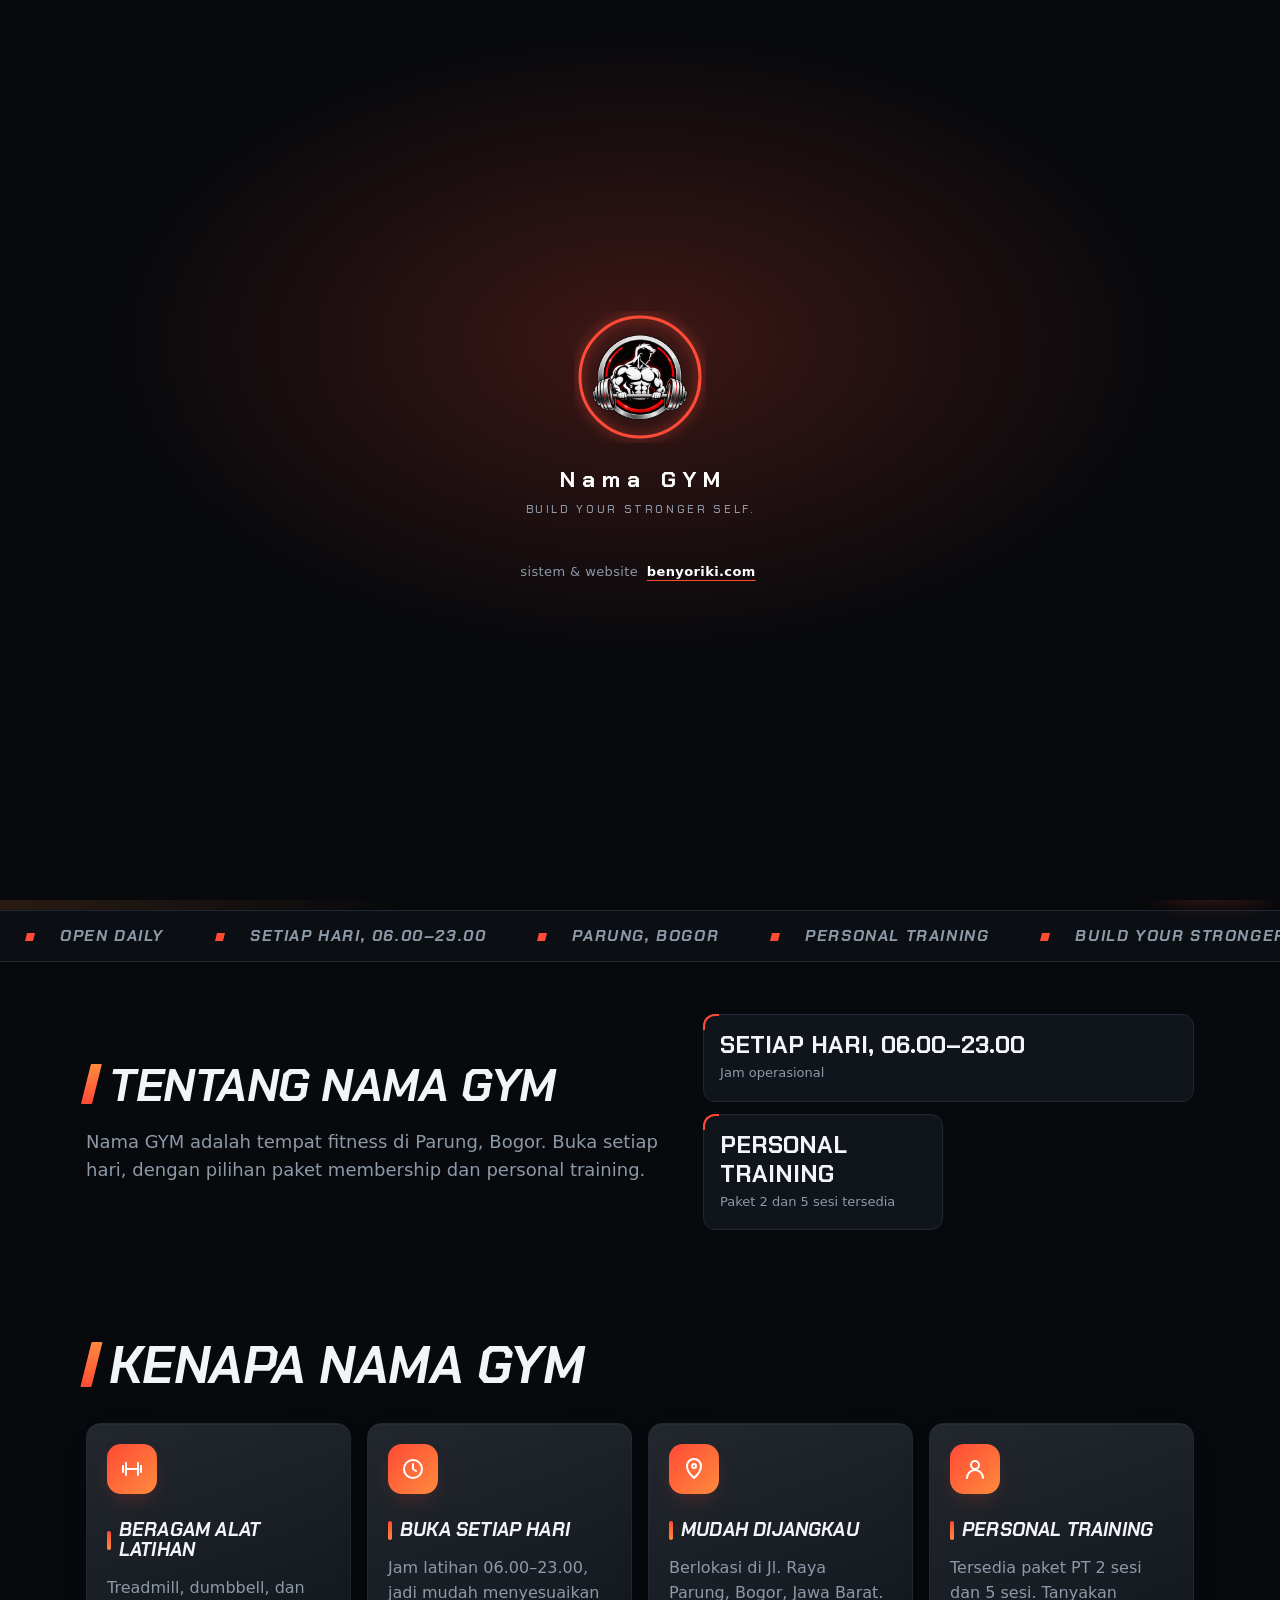
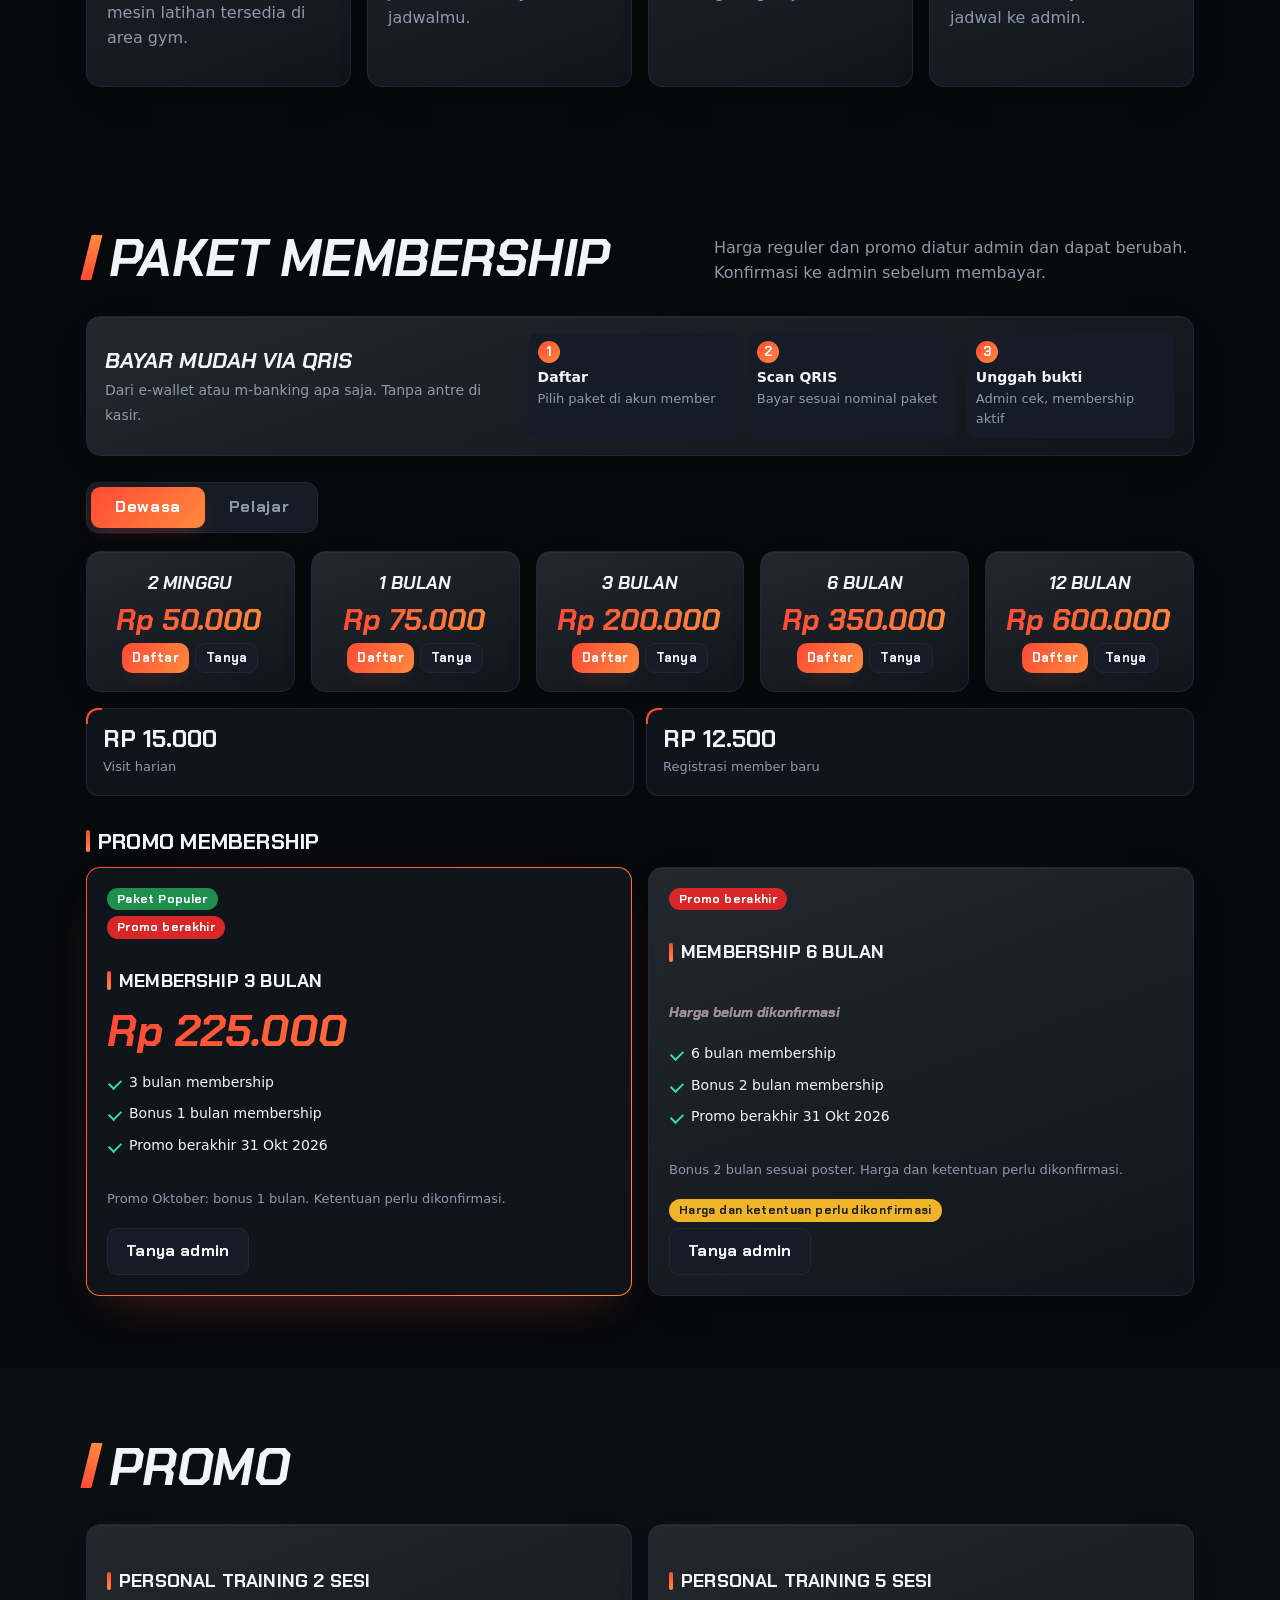
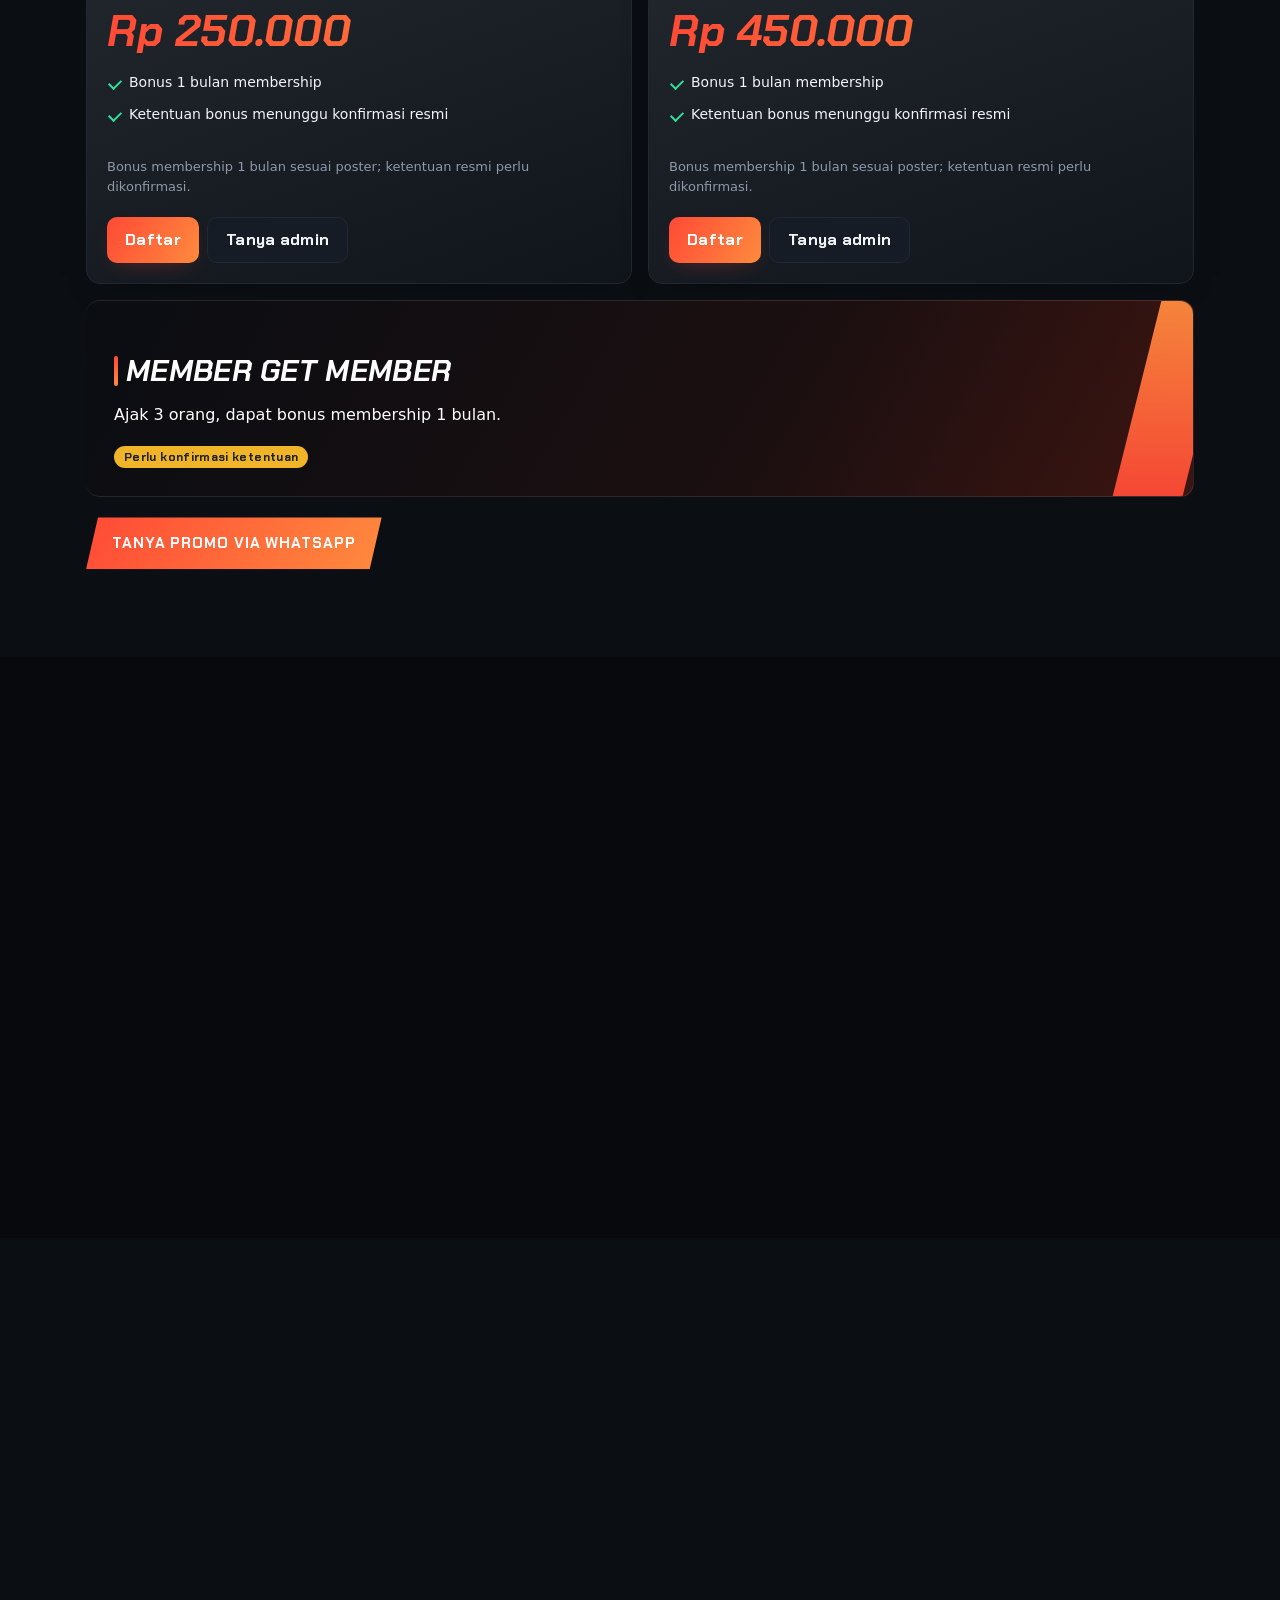
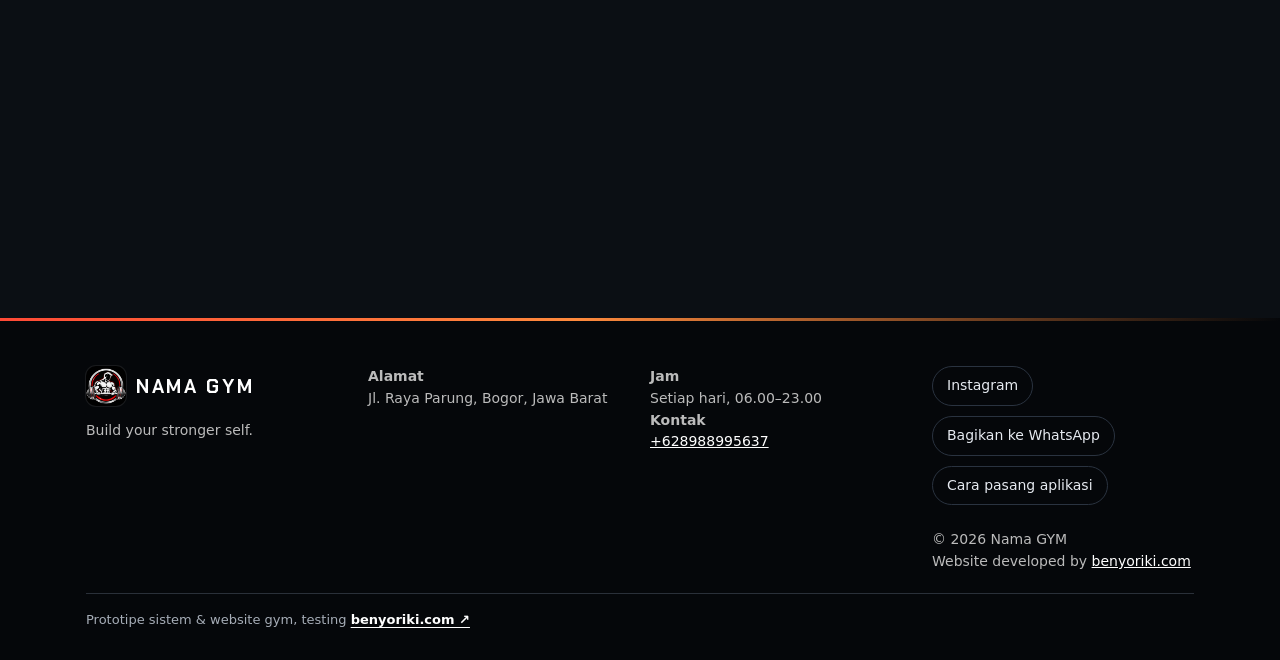
<file: index.html>
<!DOCTYPE html><html lang="id"><head><meta charset="utf-8"><meta name="viewport" content="width=device-width,initial-scale=1"><script src="loader.js"></script><title>Nama GYM — Gym &amp; Personal Training di Parung, Bogor</title><meta name="description" content="Buka setiap hari 06.00–23.00 di Parung, Bogor. Alat latihan beragam, membership dewasa &amp; pelajar, plus personal training. Cek harga &amp; daftar sekarang!"><link rel="canonical" href="https://benyoriki.github.io/Gym/"><meta property="og:type" content="website"><meta property="og:site_name" content="Nama GYM"><meta property="og:locale" content="id_ID"><meta property="og:url" content="https://benyoriki.github.io/Gym/"><meta property="og:title" content="Nama GYM — Gym &amp; Personal Training Bogor"><meta property="og:description" content="Buka setiap hari 06.00–23.00 di Parung, Bogor. Alat latihan beragam, membership dewasa &amp; pelajar, plus personal training. Cek harga &amp; daftar sekarang!"><meta property="og:image" content="https://benyoriki.github.io/Gym/og.jpg"><meta property="og:image:secure_url" content="https://benyoriki.github.io/Gym/og.jpg"><meta property="og:image:type" content="image/jpeg"><meta property="og:image:width" content="1200"><meta property="og:image:height" content="630"><meta property="og:image:alt" content="Nama GYM — Build Your Stronger Self. Gym di Parung, Bogor."><meta name="twitter:card" content="summary_large_image"><meta name="twitter:title" content="Nama GYM — Gym &amp; Personal Training Bogor"><meta name="twitter:description" content="Buka setiap hari 06.00–23.00 di Parung, Bogor. Alat latihan beragam, membership dewasa &amp; pelajar, plus personal training. Cek harga &amp; daftar sekarang!"><meta name="twitter:image" content="https://benyoriki.github.io/Gym/og.jpg">



<link rel="icon" href="favicon.png"><link rel="manifest" href="manifest.webmanifest"><meta name="theme-color" content="#090B0E"><meta name="application-name" content="Nama GYM"><meta name="apple-mobile-web-app-title" content="Nama GYM"><meta name="apple-mobile-web-app-capable" content="yes"><meta name="mobile-web-app-capable" content="yes"><link rel="apple-touch-icon" href="icon-180.png"><link rel="preload" href="cp-700i.woff2" as="font" type="font/woff2" crossorigin><link rel="preload" href="cp-700.woff2" as="font" type="font/woff2" crossorigin><link rel="stylesheet" href="style.css"><link rel="stylesheet" href="ui.css"><link rel="stylesheet" href="ui2.css"><link rel="stylesheet" href="chat.css"></head><body class="hasbar">
<header class="nav"><div class="wrap"><a class="brand" href="index.html"><img class="logo" src="logo.png" alt="Logo Nama GYM"><span>Nama GYM</span></a>
<button class="btn s" id="menu" aria-label="Buka menu">☰</button>
<nav><a href="#beranda">Beranda</a><a href="#fasilitas">Fasilitas</a><a href="#paket">Membership</a><a href="#promo">Promo</a><a href="#galeri">Galeri</a><a href="#lokasi">Lokasi</a><button class="btn s pwa">Pasang Aplikasi</button><a class="btn s" href="login.html">Login</a><a class="btn s p" href="register.html">Daftar Member</a><button class="btn s" id="theme" aria-label="Ganti tema terang/gelap">Tema</button></nav></div></header>
<main>
<div class="hero" id="beranda"><div class="wrap"><div class="hl"><span class="tag">Open Daily</span><span class="tag">06.00–23.00</span><span class="tag">Parung, Bogor</span>
<h1><span class="l1">Build your</span><span class="l2">stronger</span><span class="l3">self.</span></h1>
<p>Temukan tempat latihan yang nyaman, pilihan membership yang sesuai kebutuhan, dan mulai perjalanan fitness kamu bersama Nama GYM.</p>
<div class="row"><a class="btn p big" href="register.html">Daftar Member Sekarang</a><a class="btn big" href="#paket">Lihat Paket Membership</a><a class="lnk" href="#lokasi">Lihat Lokasi</a><a class="lnk" id="heroWa" target="_blank" rel="noopener">Tanya Admin</a></div></div>
<div class="hr"><div class="tele" id="tele" aria-live="polite"></div><aside class="hp" id="heroPromo" aria-label="Promo aktif"></aside></div></div></div>
<div class="strip" aria-hidden="true"><div><span>Open Daily</span><span><b data-s="hours"></b></span><span>Parung, Bogor</span><span>Personal Training</span><span>Build your stronger self</span><span>Open Daily</span><span><b data-s="hours"></b></span><span>Parung, Bogor</span><span>Personal Training</span><span>Build your stronger self</span></div></div>
<section id="tentang"><div class="wrap"><div class="ab"><div><h2 data-eb="01 / Tentang">Tentang Nama GYM</h2><p class="mut">Nama GYM adalah tempat fitness di Parung, Bogor. Buka setiap hari, dengan pilihan paket membership dan personal training.</p></div><div class="tiles" id="tiles"></div></div></div></section>
<section id="fasilitas"><div class="wrap"><div class="sh"><h2 data-eb="02 / Fasilitas">Kenapa Nama GYM</h2></div><div class="grid g4"><div class="card"><div class="ic"><svg viewBox="0 0 24 24" width="24" height="24" fill="none" stroke="currentColor" stroke-width="2" stroke-linecap="round" stroke-linejoin="round"><path d="M6 6v12M18 6v12M3 9v6M21 9v6M6 12h12"/></svg></div><h3>Beragam alat latihan</h3><p class="mut">Treadmill, dumbbell, dan mesin latihan tersedia di area gym.</p></div><div class="card"><div class="ic"><svg viewBox="0 0 24 24" width="24" height="24" fill="none" stroke="currentColor" stroke-width="2" stroke-linecap="round" stroke-linejoin="round"><path d="M12 7v5l3 2M21 12a9 9 0 1 1-18 0 9 9 0 0 1 18 0z"/></svg></div><h3>Buka setiap hari</h3><p class="mut">Jam latihan 06.00–23.00, jadi mudah menyesuaikan jadwalmu.</p></div><div class="card"><div class="ic"><svg viewBox="0 0 24 24" width="24" height="24" fill="none" stroke="currentColor" stroke-width="2" stroke-linecap="round" stroke-linejoin="round"><path d="M12 21s7-6 7-12a7 7 0 1 0-14 0c0 6 7 12 7 12zM12 11a2 2 0 1 0 0-4 2 2 0 0 0 0 4z"/></svg></div><h3>Mudah dijangkau</h3><p class="mut">Berlokasi di Jl. Raya Parung, Bogor, Jawa Barat.</p></div><div class="card"><div class="ic"><svg viewBox="0 0 24 24" width="24" height="24" fill="none" stroke="currentColor" stroke-width="2" stroke-linecap="round" stroke-linejoin="round"><path d="M16 8a4 4 0 1 0-8 0 4 4 0 0 0 8 0zM4 21a8 8 0 0 1 16 0"/></svg></div><h3>Personal training</h3><p class="mut">Tersedia paket PT 2 sesi dan 5 sesi. Tanyakan jadwal ke admin.</p></div></div></div></section>
<section id="paket"><div class="wrap"><div class="sh"><h2 data-eb="03 / Membership">Paket Membership</h2><p class="mut">Harga reguler dan promo diatur admin dan dapat berubah. Konfirmasi ke admin sebelum membayar.</p></div><div class="howpay" id="bayar"><div class="hw1"><b>Bayar mudah via QRIS</b><span>Dari e-wallet atau m-banking apa saja. Tanpa antre di kasir.</span></div><ol><li><b>Daftar</b><span>Pilih paket di akun member</span></li><li><b>Scan QRIS</b><span>Bayar sesuai nominal paket</span></li><li><b>Unggah bukti</b><span>Admin cek, membership aktif</span></li></ol></div><div id="regwrap"><div class="seg" role="group" aria-label="Kategori harga"><button class="on" data-g="dewasa">Dewasa</button><button data-g="pelajar">Pelajar</button></div><div class="grid g5" id="reg"></div><div class="tiles fees" id="fees"></div></div><h3 class="subh">Promo membership</h3><div class="grid" id="pk"></div></div></section>
<section id="promo" class="alt"><div class="wrap"><div class="sh"><h2 data-eb="04 / Promo">Promo</h2></div><div class="grid" id="pt"></div><div class="poster" id="mgm"></div><p style="margin-top:20px"><a class="btn p big" id="ctaWa" href="#lokasi">Tanya Promo via WhatsApp</a></p></div></section>
<section id="galeri"><div class="wrap"><div class="sh"><h2 data-eb="05 / Galeri">Galeri</h2></div><div class="gal" id="gal"></div></div></section>
<section id="lokasi" class="alt"><div class="wrap"><div class="sh"><h2 data-eb="06 / Lokasi">Lokasi dan Kontak</h2></div><div class="loc"><div class="card"><h3 data-s="name"></h3><dl style="margin:0"><dt>Alamat</dt><dd data-s="address"></dd><dt>Jam operasional</dt><dd data-s="hours"></dd><dt>Kontak</dt><dd id="contact"></dd><dt>Media sosial</dt><dd id="social"></dd></dl><div class="acts"><a class="btn p" data-link="maps" target="_blank" rel="noopener">Buka Google Maps</a><a class="btn" data-link="ig" target="_blank" rel="noopener">Lihat Instagram</a><a class="btn" data-link="wa" target="_blank" rel="noopener">WhatsApp</a><a class="btn sharebtn" href="#">Bagikan</a></div></div>
<div class="card mapc"><svg width="56" height="56" viewBox="0 0 24 24" fill="var(--pri)"><path d="M12 2a7 7 0 0 0-7 7c0 5 7 13 7 13s7-8 7-13a7 7 0 0 0-7-7zm0 9.5A2.5 2.5 0 1 1 12 6.5a2.5 2.5 0 0 1 0 5z"/></svg><b>Nama GYM</b><span class="mut">Parung, Bogor</span><a class="btn p big" data-link="maps" target="_blank" rel="noopener">Petunjuk Arah</a></div></div></div></section>
</main>
<footer><div class="wrap"><div><a class="brand" href="index.html"><img class="logo" src="logo.png" alt="Logo Nama GYM"><span>Nama GYM</span></a><p>Build your stronger self.</p></div><div><b>Alamat</b><br><span data-s="address"></span></div><div><b>Jam</b><br><span data-s="hours"></span><br><b>Kontak</b><br><span id="fcontact"></span></div><div><a data-link="ig" target="_blank" rel="noopener">Instagram</a><br><a class="sharebtn" href="#">Bagikan ke WhatsApp</a><br><a class="pwa-help" href="#">Cara pasang aplikasi</a><p>© <span id="year"></span> Nama GYM<br>Website developed by <a href="https://benyoriki.com" target="_blank" rel="noopener">benyoriki.com</a></p></div></div><div class="wrap"><p class="proto">Prototipe sistem &amp; website gym, testing <a href="https://benyoriki.com" target="_blank" rel="noopener">benyoriki.com ↗</a></p></div></footer>
<div class="mbar"><a class="btn p" href="register.html">Daftar Member</a><a class="btn" id="barWa" target="_blank" rel="noopener">WhatsApp</a></div>
<div id="lb" role="dialog" aria-label="Foto"><button class="btn" id="lbx">Tutup</button><img alt=""></div>
<script src="storage.js"></script><script src="demo.js"></script><script src="app.js"></script><script src="pwa.js"></script><script src="public.js"></script><script src="live.js"></script><script src="fx.js"></script><script src="chat.js"></script><script src="ui2.js"></script></body></html>
</file>
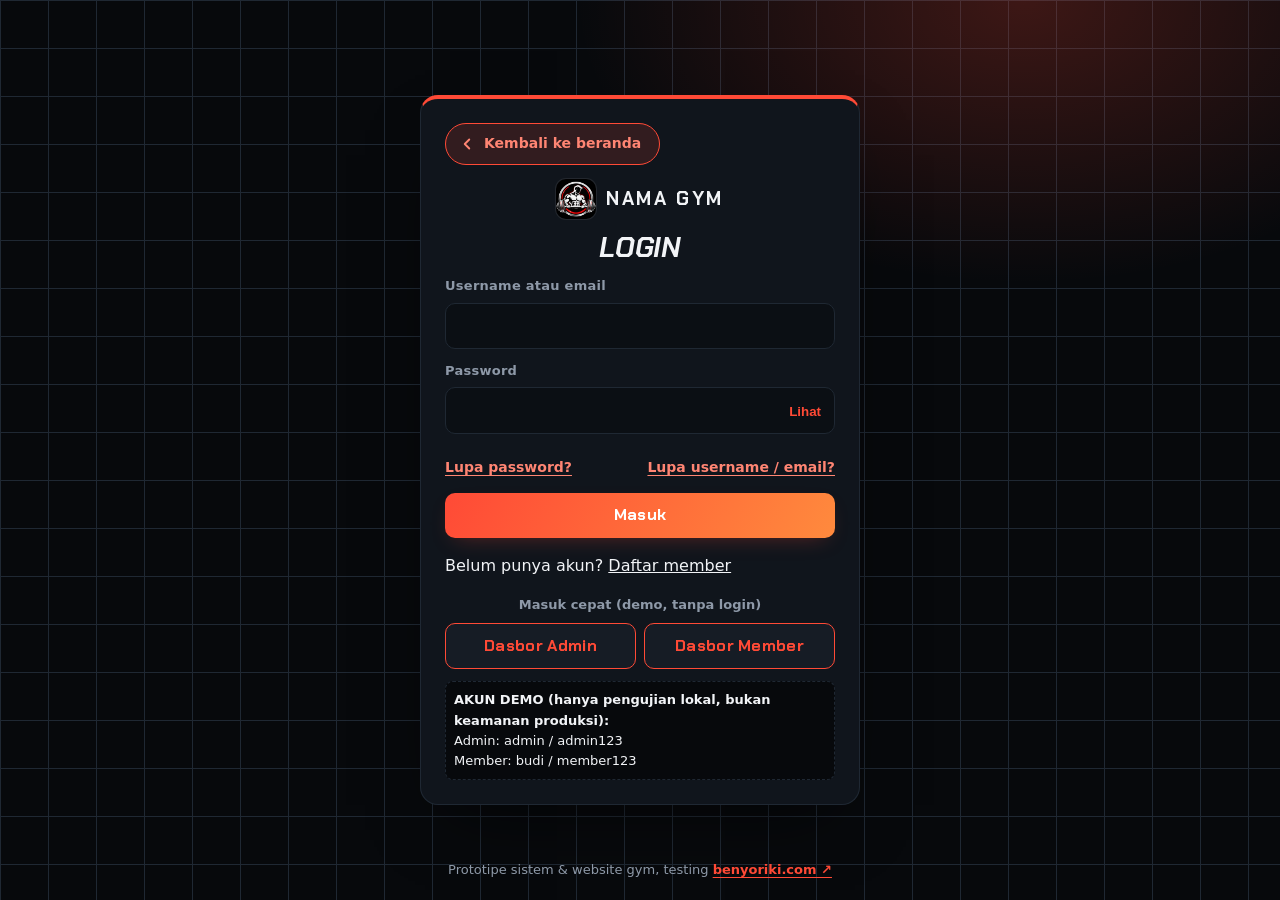
<file: admin.html>
<!DOCTYPE html><html lang="id"><head><meta charset="utf-8"><meta name="viewport" content="width=device-width,initial-scale=1"><script src="loader.js"></script><meta name="robots" content="noindex,nofollow"><title>Dashboard Admin — Nama GYM</title><link rel="icon" href="favicon.png"><link rel="manifest" href="manifest.webmanifest"><meta name="theme-color" content="#090B0E"><meta name="application-name" content="Nama GYM"><meta name="apple-mobile-web-app-title" content="Nama GYM"><meta name="apple-mobile-web-app-capable" content="yes"><meta property="og:site_name" content="Nama GYM"><link rel="apple-touch-icon" href="icon-180.png"><link rel="stylesheet" href="style.css"><link rel="stylesheet" href="admin.css"><link rel="stylesheet" href="ui.css"><link rel="stylesheet" href="ui2.css"><link rel="stylesheet" href="chat.css"></head><body><div class="app">
<aside class="side"><a class="brand" href="index.html" style="margin-bottom:14px;color:#fff"><img class="logo" src="logo.png" alt="Logo Nama GYM"><span>Nama GYM</span></a>
<button data-v="overview"><svg viewBox="0 0 24 24" width="18" height="18" fill="none" stroke="currentColor" stroke-width="2"><path d="M3 3h8v8H3zM13 3h8v5h-8zM13 10h8v11h-8zM3 13h8v8H3z"/></svg> Overview</button><button data-v="members"><svg viewBox="0 0 24 24" width="18" height="18" fill="none" stroke="currentColor" stroke-width="2"><path d="M16 8a4 4 0 1 0-8 0 4 4 0 0 0 8 0zM4 21a8 8 0 0 1 16 0"/></svg> Member</button><button data-v="payments"><svg viewBox="0 0 24 24" width="18" height="18" fill="none" stroke="currentColor" stroke-width="2"><path d="M3 6h18v12H3zM3 10h18"/></svg> Pembayaran</button><button data-v="packages"><svg viewBox="0 0 24 24" width="18" height="18" fill="none" stroke="currentColor" stroke-width="2"><path d="M20 12l-8 8-9-9V3h8z"/></svg> Paket &amp; Promo</button><button data-v="visits"><svg viewBox="0 0 24 24" width="18" height="18" fill="none" stroke="currentColor" stroke-width="2"><path d="M5 12l5 5L20 7"/></svg> Kunjungan</button><button data-v="reports"><svg viewBox="0 0 24 24" width="18" height="18" fill="none" stroke="currentColor" stroke-width="2"><path d="M4 20V10M10 20V4M16 20v-8M22 20H2"/></svg> Laporan</button><button data-v="settings"><svg viewBox="0 0 24 24" width="18" height="18" fill="none" stroke="currentColor" stroke-width="2"><path d="M12 8a4 4 0 1 0 0 8 4 4 0 0 0 0-8zM12 2v3M12 19v3M2 12h3M19 12h3"/></svg> Pengaturan</button><button data-v="sim"><svg viewBox="0 0 24 24" width="18" height="18" fill="none" stroke="currentColor" stroke-width="2"><path d="M9 3h6M10 3v6L4.5 19a1.5 1.5 0 0 0 1.3 2.2h12.4a1.5 1.5 0 0 0 1.3-2.2L14 9V3M7.5 14h9"/></svg> Uji Coba &amp; Demo</button><button data-v="logs"><svg viewBox="0 0 24 24" width="18" height="18" fill="none" stroke="currentColor" stroke-width="2"><path d="M5 4h14v16H5zM9 9h6M9 13h6"/></svg> Audit Log</button></aside>
<div class="mainc"><div class="top"><button class="btn s" id="sb" aria-label="Menu">☰</button><b id="crumb">Admin</b><div class="sp"><span class="bd y">DATA DEMO</span><span id="bellslot"></span><button class="btn s pwa">Pasang</button><button class="btn s" id="theme">☀/☾</button><button class="btn s" id="out">Logout</button></div></div><div id="main"></div><p class="proto">Prototipe sistem &amp; website gym, testing <a href="https://benyoriki.com" target="_blank" rel="noopener">benyoriki.com ↗</a></p></div></div>
<script src="storage.js"></script><script src="demo.js"></script><script src="app.js"></script><script src="pwa.js"></script><script src="auth.js"></script><script src="notif.js"></script><script src="pay.js"></script><script src="export.js"></script><script src="sim.js"></script><script src="admin.js"></script><script src="chat.js"></script><script src="ui2.js"></script></body></html>
</file>
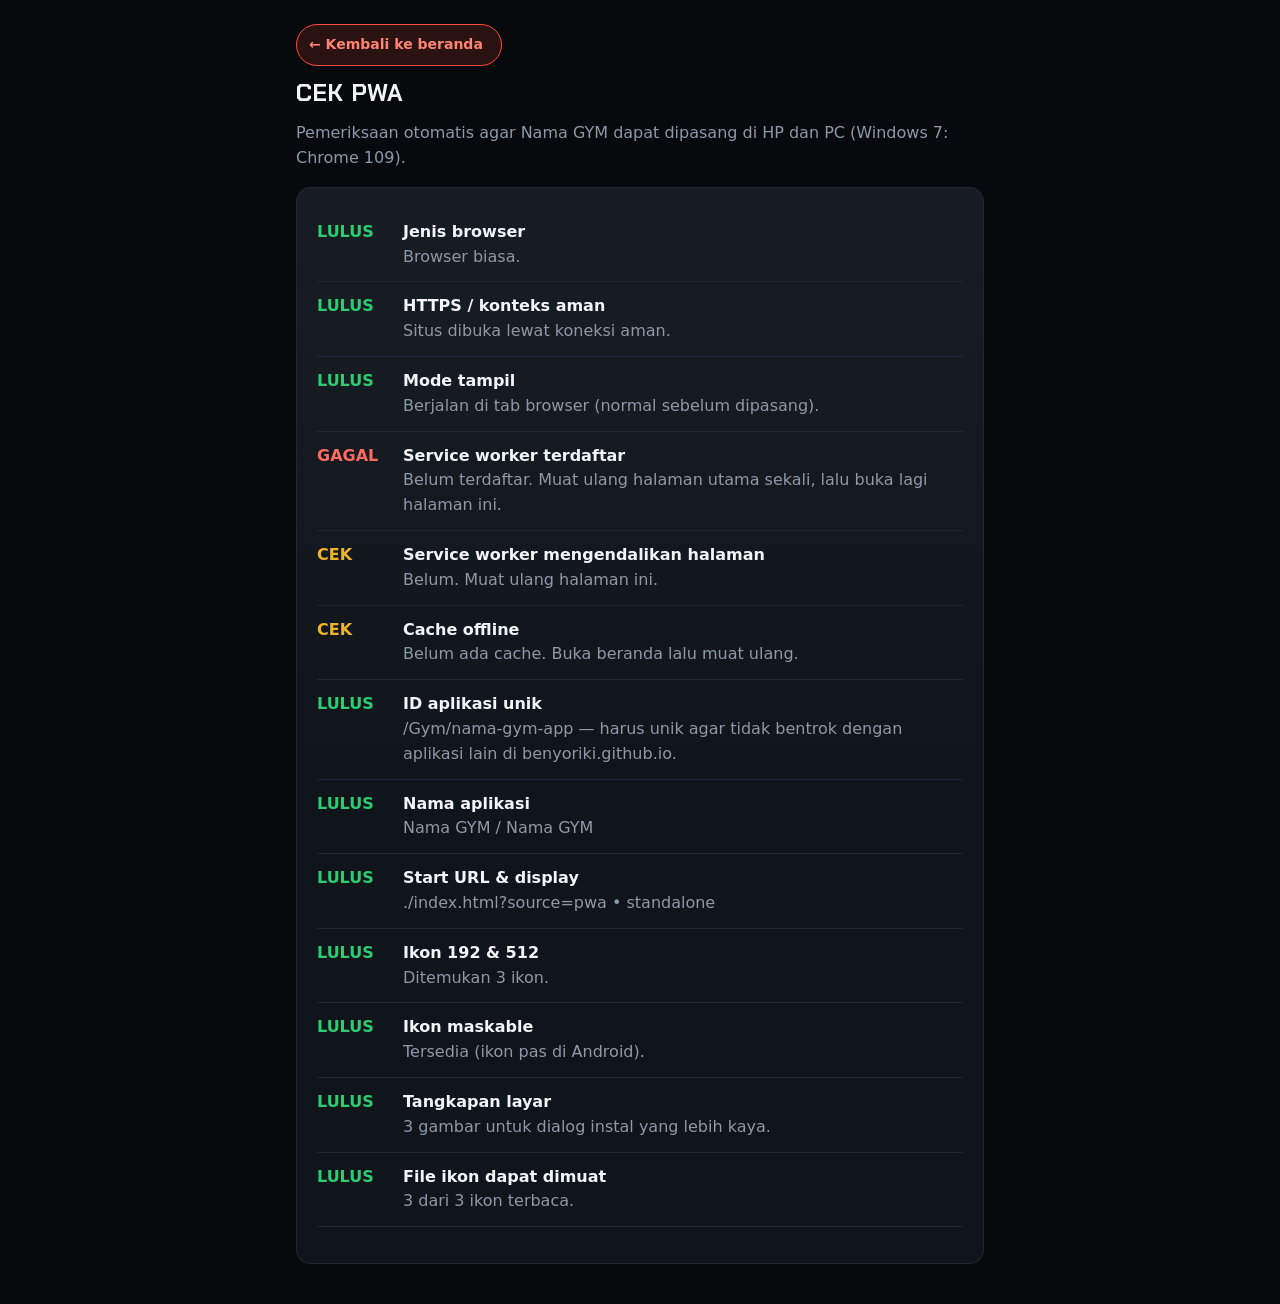
<file: cek-pwa.html>
<!DOCTYPE html><html lang="id"><head><meta charset="utf-8"><meta name="viewport" content="width=device-width,initial-scale=1"><title>Cek PWA — Nama GYM</title><meta name="robots" content="noindex,nofollow"><link rel="icon" href="favicon.png"><link rel="manifest" href="manifest.webmanifest"><meta name="theme-color" content="#090B0E"><link rel="stylesheet" href="style.css">
<script>try{document.documentElement.setAttribute('data-theme',localStorage.getItem('ff_theme')||'dark')}catch(e){}</script>
<style>.ck{list-style:none;padding:0;margin:0}.ck li{display:flex;gap:12px;padding:12px 0;border-bottom:1px solid var(--bd)}.ck b{flex:0 0 74px}.ok{color:#2ecc71}.no{color:#ff6b5e}.wa{color:#f0b429}</style><link rel="stylesheet" href="ui.css"></head><body>
<div class="wrap" style="max-width:720px;padding-top:24px;padding-bottom:40px"><a class="back" href="index.html">&larr; Kembali ke beranda</a><h2>Cek PWA</h2><p class="mut">Pemeriksaan otomatis agar Nama GYM dapat dipasang di HP dan PC (Windows 7: Chrome 109).</p>
<div class="card"><ul class="ck" id="ck"></ul><p><button class="btn p" id="ins" hidden>Pasang aplikasi sekarang</button></p></div></div>
<script>
(function(){var L=document.getElementById('ck'),ev=null;
function row(s,t,m){var li=document.createElement('li');li.innerHTML='<b class="'+(s==='ok'?'ok':s==='no'?'no':'wa')+'">'+(s==='ok'?'LULUS':s==='no'?'GAGAL':'CEK')+'</b><span><b style="flex:none;display:inline">'+t+'</b><br><span class="mut">'+m+'</span></span>';L.appendChild(li)}
window.addEventListener('beforeinstallprompt',function(e){e.preventDefault();ev=e;var b=document.getElementById('ins');b.hidden=false;b.onclick=function(){ev.prompt()};row('ok','Browser siap memasang','Event instal diterima: tombol pasang tersedia.')});
row(/FBAN|FBAV|Instagram|Line\/|MicroMessenger|WhatsApp|TikTok|; wv\)/i.test(navigator.userAgent)?'no':'ok','Jenis browser',/FBAN|FBAV|Instagram|Line\/|MicroMessenger|WhatsApp|TikTok|; wv\)/i.test(navigator.userAgent)?'Browser di dalam aplikasi (WhatsApp/Instagram/dll) tidak bisa memasang. Buka di Chrome/Safari.':'Browser biasa.');
row(window.isSecureContext?'ok':'no','HTTPS / konteks aman',window.isSecureContext?'Situs dibuka lewat koneksi aman.':'Buka lewat https:// (GitHub Pages). File lokal (file://) tidak bisa PWA.');
var st=(window.matchMedia&&matchMedia('(display-mode: standalone)').matches)||navigator.standalone;row('ok','Mode tampil',st?'Berjalan sebagai aplikasi terpasang.':'Berjalan di tab browser (normal sebelum dipasang).');
var l=document.querySelector('link[rel=manifest]');
if(!l){row('no','Manifest','Tautan manifest tidak ditemukan.')}else fetch(l.href).then(function(r){if(!r.ok)throw new Error('HTTP '+r.status);return r.json()}).then(function(m){
var ic=m.icons||[],has=function(s){return ic.some(function(i){return(i.sizes||'').indexOf(s)>-1})};
row(m.id&&m.id!=='./'&&m.id!=='/'?'ok':'wa','ID aplikasi unik',(m.id||'(tidak ada)')+' — harus unik agar tidak bentrok dengan aplikasi lain di benyoriki.github.io.');
row(m.name&&m.short_name?'ok':'no','Nama aplikasi',(m.name||'-')+' / '+(m.short_name||'-'));
row(m.start_url&&/standalone|minimal-ui|fullscreen/.test(m.display||'')?'ok':'no','Start URL & display',(m.start_url||'-')+' • '+(m.display||'-'));
row(has('192')&&has('512')?'ok':'no','Ikon 192 & 512','Ditemukan '+ic.length+' ikon.');
row(ic.some(function(i){return i.purpose==='maskable'})?'ok':'wa','Ikon maskable',ic.some(function(i){return i.purpose==='maskable'})?'Tersedia (ikon pas di Android).':'Tidak ada.');
Promise.all(ic.map(function(i){return fetch(new URL(i.src,l.href)).then(function(r){return r.ok}).catch(function(){return false})})).then(function(a){row(a.every(Boolean)?'ok':'no','File ikon dapat dimuat',a.filter(Boolean).length+' dari '+a.length+' ikon terbaca.')});
row((m.screenshots||[]).length?'ok':'wa','Tangkapan layar',(m.screenshots||[]).length+' gambar untuk dialog instal yang lebih kaya.')}).catch(function(e){row('no','Manifest','Gagal dibaca: '+e.message)});
if(!('serviceWorker' in navigator)){row('no','Service worker','Browser tidak mendukung.')}else navigator.serviceWorker.getRegistration().then(function(r){
row(r?'ok':'no','Service worker terdaftar',r?'Scope: '+r.scope+(r.active?' • aktif':' • belum aktif'):'Belum terdaftar. Muat ulang halaman utama sekali, lalu buka lagi halaman ini.');
row(navigator.serviceWorker.controller?'ok':'wa','Service worker mengendalikan halaman',navigator.serviceWorker.controller?'Ya (mode offline siap).':'Belum. Muat ulang halaman ini.')});
if(window.caches)caches.keys().then(function(k){var f=k.filter(function(x){return x.indexOf('ff-')===0});if(!f.length){row('wa','Cache offline','Belum ada cache. Buka beranda lalu muat ulang.');return}caches.open(f[0]).then(function(c){return c.keys()}).then(function(q){row(q.length>5?'ok':'wa','Cache offline',f[0]+' • '+q.length+' berkas tersimpan.')})});
setTimeout(function(){if(!ev&&!st)row('wa','Tombol instal otomatis','Belum ada event instal. Normal di Firefox/Safari, atau jika sudah terpasang. Pakai menu browser: ⋮ lalu Instal aplikasi (iPhone: Bagikan lalu Tambah ke Layar Utama).')},2500)})();
</script></body></html>
</file>
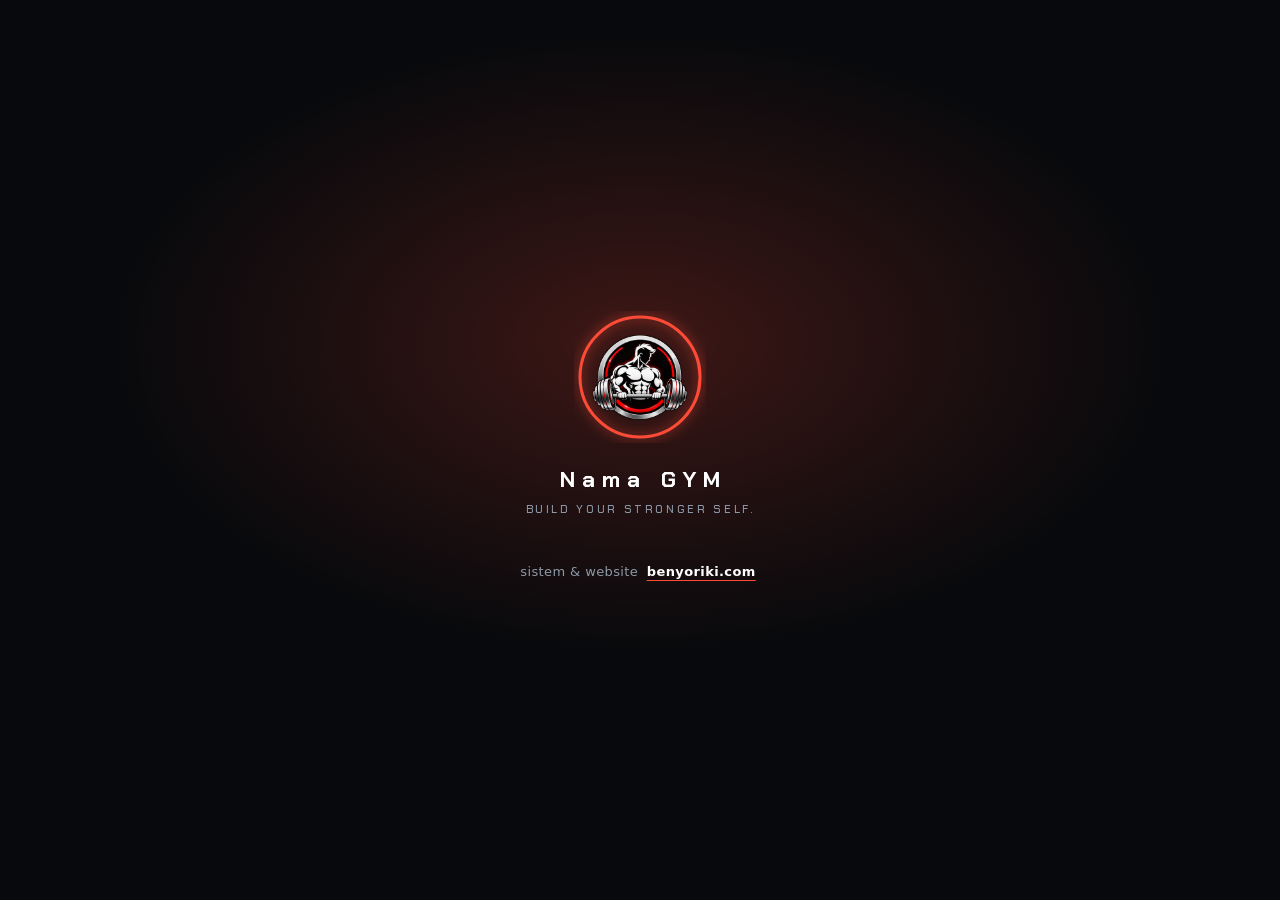
<file: login.html>
<!DOCTYPE html><html lang="id"><head><meta charset="utf-8"><meta name="viewport" content="width=device-width,initial-scale=1"><script src="loader.js"></script><meta name="description" content="Masuk ke akun Nama GYM untuk melihat membership, pembayaran, dan riwayat kunjungan."><meta property="og:type" content="website"><meta property="og:site_name" content="Nama GYM"><meta property="og:title" content="Login Member &amp; Admin — Nama GYM"><meta property="og:description" content="Masuk ke akun Nama GYM untuk melihat membership, pembayaran, dan riwayat kunjungan."><meta property="og:image" content="https://benyoriki.github.io/Gym/og.jpg"><meta property="og:image:width" content="1200"><meta property="og:image:height" content="630"><meta name="twitter:card" content="summary_large_image"><title>Login — Nama GYM</title><link rel="icon" href="favicon.png"><link rel="manifest" href="manifest.webmanifest"><meta name="theme-color" content="#090B0E"><meta name="application-name" content="Nama GYM"><meta name="apple-mobile-web-app-title" content="Nama GYM"><meta name="apple-mobile-web-app-capable" content="yes"><link rel="apple-touch-icon" href="icon-180.png"><link rel="stylesheet" href="style.css"><link rel="stylesheet" href="auth.css"><link rel="stylesheet" href="ui.css"><link rel="stylesheet" href="ui2.css"></head><body><div class="auth"><div class="card"><a class="back" href="index.html"><svg width="18" height="18" viewBox="0 0 24 24" fill="none" stroke="currentColor" stroke-width="2.5" stroke-linecap="round" stroke-linejoin="round"><path d="M15 18l-6-6 6-6"/></svg> Kembali ke beranda</a>
<a class="brand c" href="index.html"><img class="logo" src="logo.png" alt="Logo Nama GYM"><span>Nama GYM</span></a><h2>Login</h2>
<form id="loginForm" novalidate><div class="field"><label for="id">Username atau email</label><input id="id" required></div><div class="field"><label for="pw">Password</label><input id="pw" type="password" required><div class="err" data-e="form"></div></div><div class="lrow"><a href="lupa.html">Lupa password?</a><a href="lupa.html?t=u">Lupa username / email?</a></div><button class="btn p" style="width:100%">Masuk</button></form>
<p>Belum punya akun? <a href="register.html">Daftar member</a></p>
<div class="quick"><div class="qt">Masuk cepat (demo, tanpa login)</div><div class="qb"><button type="button" class="btn" data-quick="admin">Dasbor Admin</button><button type="button" class="btn" data-quick="member">Dasbor Member</button></div></div>
<div class="demo"><b>AKUN DEMO (hanya pengujian lokal, bukan keamanan produksi):</b><br>Admin: admin / admin123<br>Member: budi / member123</div></div><p class="proto">Prototipe sistem &amp; website gym, testing <a href="https://benyoriki.com" target="_blank" rel="noopener">benyoriki.com ↗</a></p></div>
<script src="storage.js"></script><script src="demo.js"></script><script src="app.js"></script><script src="pwa.js"></script><script src="auth.js"></script><script src="ui2.js"></script></body></html>
</file>
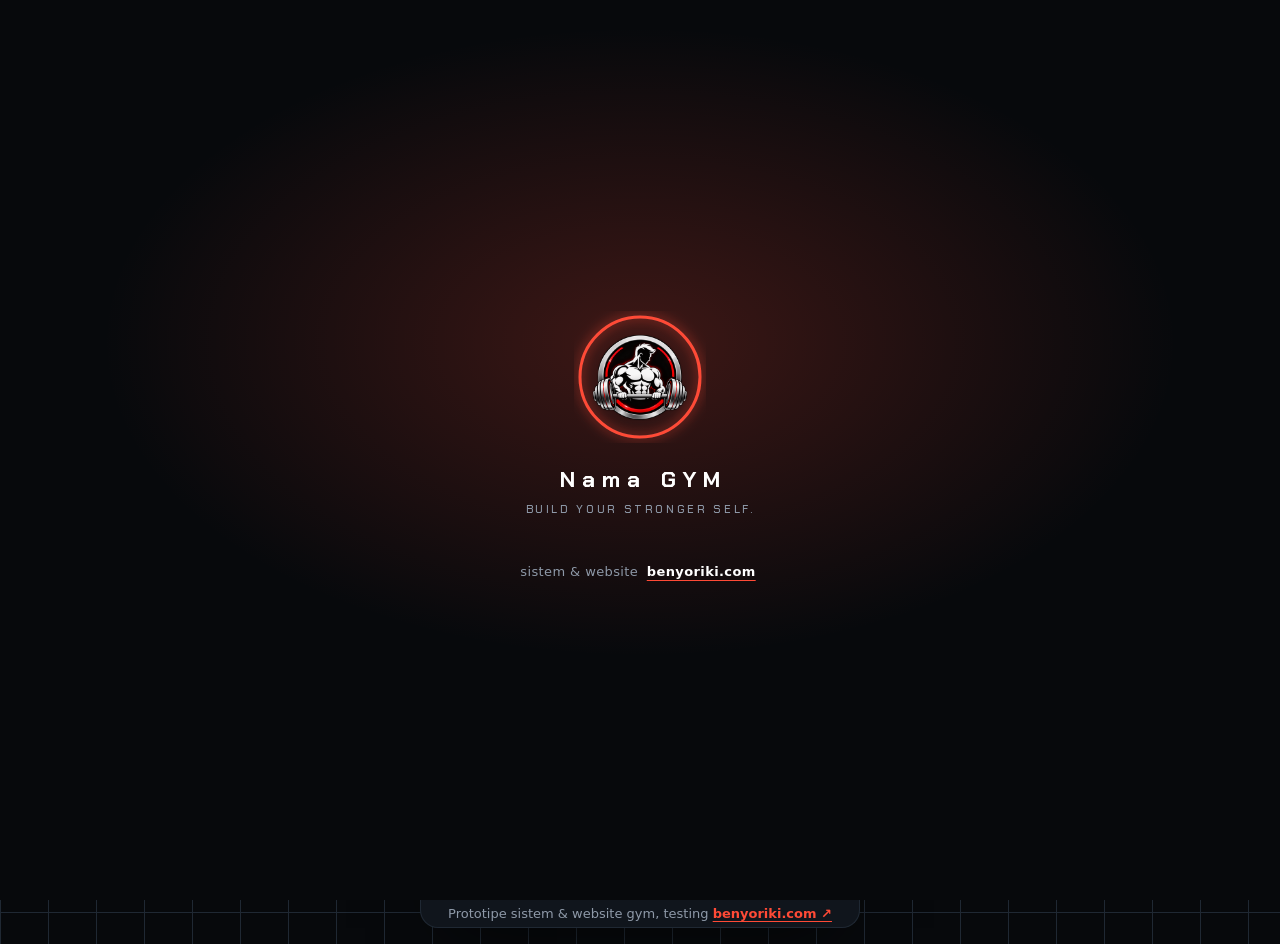
<file: lupa.html>
<!DOCTYPE html><html lang="id"><head><meta charset="utf-8"><meta name="viewport" content="width=device-width,initial-scale=1"><script src="loader.js"></script><meta name="description" content="Masuk ke akun Nama GYM untuk melihat membership, pembayaran, dan riwayat kunjungan."><meta property="og:type" content="website"><meta property="og:site_name" content="Nama GYM"><meta property="og:title" content="Lupa Akun — Nama GYM"><meta property="og:description" content="Masuk ke akun Nama GYM untuk melihat membership, pembayaran, dan riwayat kunjungan."><meta property="og:image" content="https://benyoriki.github.io/Gym/og.jpg"><meta property="og:image:width" content="1200"><meta property="og:image:height" content="630"><meta name="twitter:card" content="summary_large_image"><title>Lupa Akun — Nama GYM</title><link rel="icon" href="favicon.png"><link rel="manifest" href="manifest.webmanifest"><meta name="theme-color" content="#090B0E"><meta name="application-name" content="Nama GYM"><meta name="apple-mobile-web-app-title" content="Nama GYM"><meta name="apple-mobile-web-app-capable" content="yes"><link rel="apple-touch-icon" href="icon-180.png"><link rel="stylesheet" href="style.css"><link rel="stylesheet" href="auth.css"><link rel="stylesheet" href="ui.css"><link rel="stylesheet" href="ui2.css"></head><body><div class="auth"><div class="card"><a class="back" href="index.html"><svg width="18" height="18" viewBox="0 0 24 24" fill="none" stroke="currentColor" stroke-width="2.5" stroke-linecap="round" stroke-linejoin="round"><path d="M15 18l-6-6 6-6"/></svg> Kembali ke beranda</a>
<a class="brand c" href="index.html"><img class="logo" src="logo.png" alt="Logo Nama GYM"><span>Nama GYM</span></a><h2>Lupa Akun</h2>
<div class="seg full" role="tablist"><button type="button" class="on" data-t="p" role="tab">Lupa password</button><button type="button" data-t="u" role="tab">Lupa username / email</button></div>
<div id="tp"><form id="vf" novalidate><p class="mut">Verifikasi dengan data yang kamu pakai saat mendaftar.</p><div class="field"><label for="vid">Username atau email</label><input id="vid" autocomplete="username" autocapitalize="none"></div><div class="field"><label for="vph">Nomor HP terdaftar</label><input id="vph" type="tel" inputmode="tel" placeholder="08123456789"><div class="err" data-e="form"></div></div><button class="btn p" style="width:100%">Verifikasi</button></form>
<form id="nf" hidden novalidate><p class="okm" id="nfm"></p><div class="field"><label for="np1">Password baru</label><input id="np1" type="password" autocomplete="new-password"></div><div class="field"><label for="np2">Konfirmasi password baru</label><input id="np2" type="password" autocomplete="new-password"><div class="err" data-e="form2"></div></div><button class="btn p" style="width:100%">Simpan password baru</button></form></div>
<div id="tu" hidden><form id="uf" novalidate><p class="mut">Masukkan nama lengkap dan nomor HP yang terdaftar. Username dan email (disamarkan) akan ditampilkan.</p><div class="field"><label for="uname">Nama lengkap</label><input id="uname" autocomplete="name"></div><div class="field"><label for="uph">Nomor HP terdaftar</label><input id="uph" type="tel" inputmode="tel" placeholder="08123456789"><div class="err" data-e="form"></div></div><button class="btn p" style="width:100%">Cari akun saya</button></form><div class="found" id="ur" hidden></div></div>
<div class="helpbox"><b>Tidak bisa verifikasi?</b><span>Hubungi admin gym, nanti password direset dan dikirim lewat WhatsApp.</span><a class="btn" id="helpwa" target="_blank" rel="noopener">Hubungi admin via WhatsApp</a></div>
<p>Ingat akunmu? <a href="login.html">Kembali ke login</a></p>
<p class="demo">Prototype: data tersimpan di browser ini. Pemulihan lewat tautan email otomatis aktif setelah Firebase Authentication dipasang. Setelah 5 kali gagal verifikasi, pemulihan dikunci 5 menit.</p></div><p class="proto">Prototipe sistem &amp; website gym, testing <a href="https://benyoriki.com" target="_blank" rel="noopener">benyoriki.com ↗</a></p></div>
<script src="storage.js"></script><script src="demo.js"></script><script src="app.js"></script><script src="pwa.js"></script><script src="auth.js"></script><script src="ui2.js"></script></body></html>
</file>
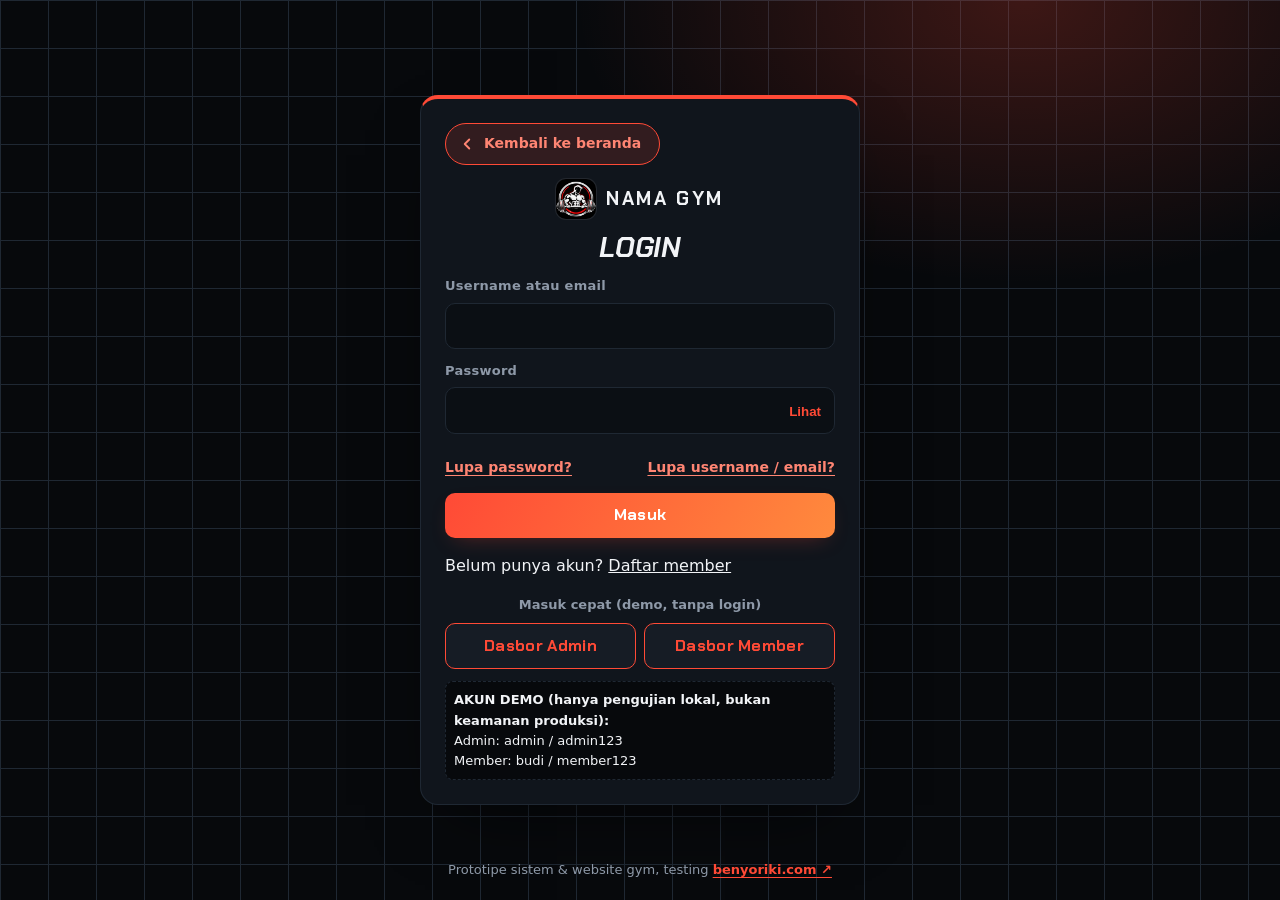
<file: member.html>
<!DOCTYPE html><html lang="id"><head><meta charset="utf-8"><meta name="viewport" content="width=device-width,initial-scale=1"><script src="loader.js"></script><meta name="robots" content="noindex,nofollow"><title>Dashboard Member — Nama GYM</title><link rel="icon" href="favicon.png"><link rel="manifest" href="manifest.webmanifest"><meta name="theme-color" content="#090B0E"><meta name="application-name" content="Nama GYM"><meta name="apple-mobile-web-app-title" content="Nama GYM"><meta name="apple-mobile-web-app-capable" content="yes"><meta property="og:site_name" content="Nama GYM"><link rel="apple-touch-icon" href="icon-180.png"><link rel="stylesheet" href="style.css"><link rel="stylesheet" href="member.css"><link rel="stylesheet" href="ui.css"><link rel="stylesheet" href="ui2.css"><link rel="stylesheet" href="chat.css"></head><body><div class="dash" id="root"></div>
<script src="storage.js"></script><script src="demo.js"></script><script src="app.js"></script><script src="pwa.js"></script><script src="auth.js"></script><script src="notif.js"></script><script src="pay.js"></script><script src="avatar.js"></script><script src="member.js"></script><script src="chat.js"></script><script src="ui2.js"></script></body></html>
</file>
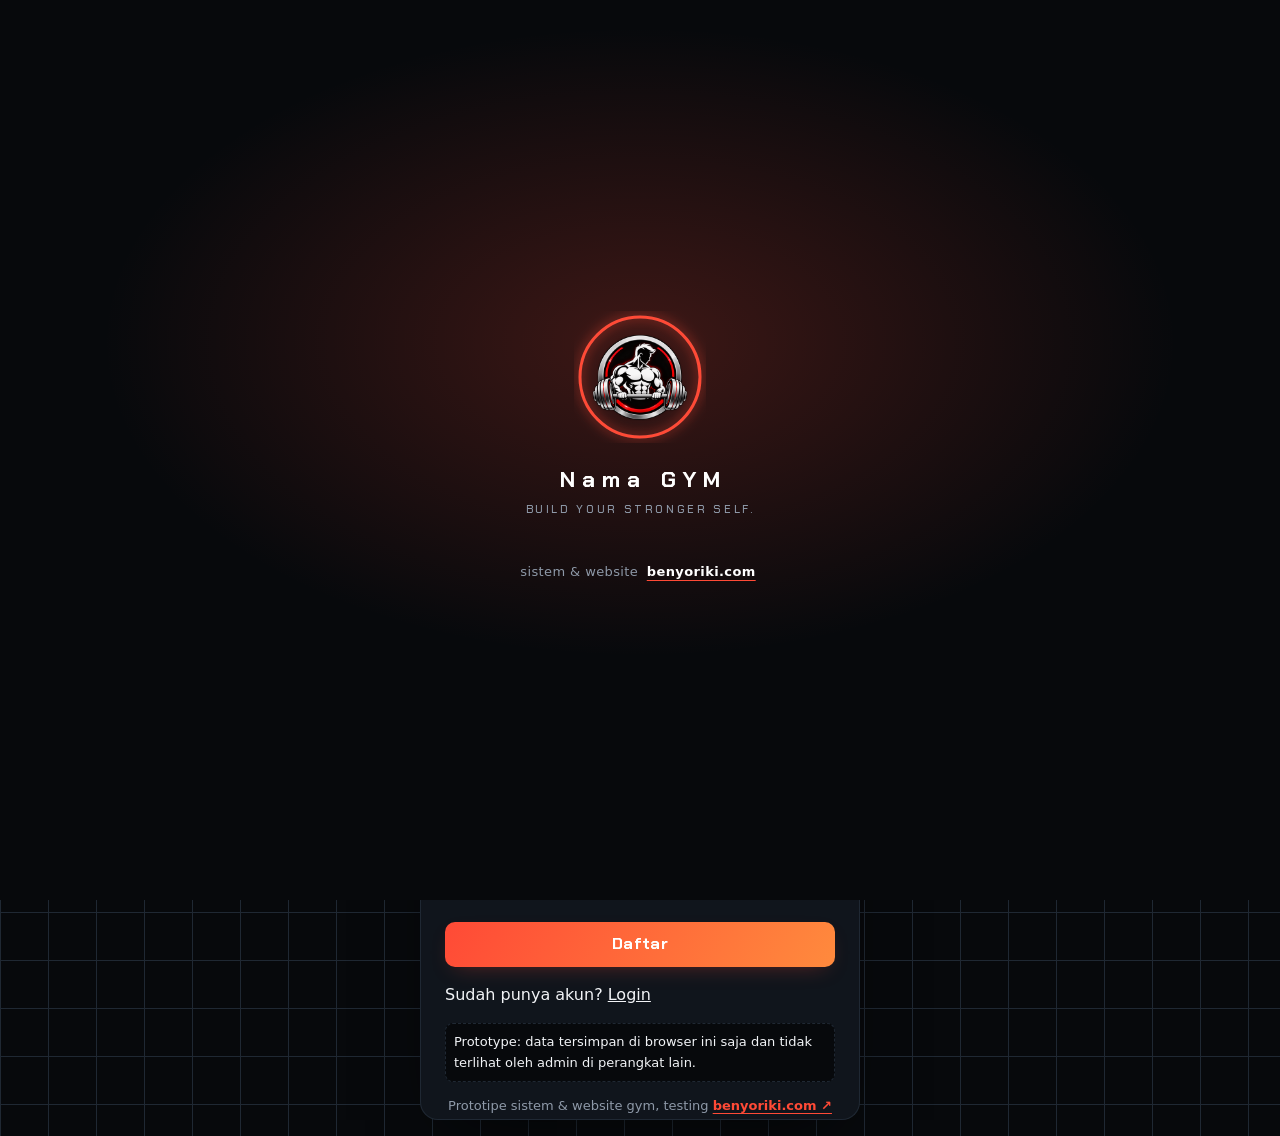
<file: register.html>
<!DOCTYPE html><html lang="id"><head><meta charset="utf-8"><meta name="viewport" content="width=device-width,initial-scale=1"><script src="loader.js"></script><meta name="description" content="Daftar member Nama GYM di Parung, Bogor. Pilih paket dewasa atau pelajar."><meta property="og:type" content="website"><meta property="og:site_name" content="Nama GYM"><meta property="og:title" content="Daftar Member — Nama GYM"><meta property="og:description" content="Daftar member Nama GYM di Parung, Bogor. Pilih paket dewasa atau pelajar."><meta property="og:image" content="https://benyoriki.github.io/Gym/og.jpg"><meta property="og:image:width" content="1200"><meta property="og:image:height" content="630"><meta name="twitter:card" content="summary_large_image"><title>Daftar Member — Nama GYM</title><link rel="icon" href="favicon.png"><link rel="manifest" href="manifest.webmanifest"><meta name="theme-color" content="#090B0E"><meta name="application-name" content="Nama GYM"><meta name="apple-mobile-web-app-title" content="Nama GYM"><meta name="apple-mobile-web-app-capable" content="yes"><link rel="apple-touch-icon" href="icon-180.png"><link rel="stylesheet" href="style.css"><link rel="stylesheet" href="auth.css"><link rel="stylesheet" href="ui.css"><link rel="stylesheet" href="ui2.css"></head><body><div class="auth"><div class="card"><a class="back" href="index.html"><svg width="18" height="18" viewBox="0 0 24 24" fill="none" stroke="currentColor" stroke-width="2.5" stroke-linecap="round" stroke-linejoin="round"><path d="M15 18l-6-6 6-6"/></svg> Kembali ke beranda</a>
<a class="brand c" href="index.html"><img class="logo" src="logo.png" alt="Logo Nama GYM"><span>Nama GYM</span></a><h2>Daftar Member</h2>
<form id="regForm" novalidate>
<div class="field"><label for="name">Nama lengkap</label><input id="name"><div class="err" data-e="name"></div></div>
<div class="field"><label for="username">Username</label><input id="username" autocapitalize="none"><div class="err" data-e="username"></div></div>
<div class="field"><label for="email">Email</label><input id="email" type="email"><div class="err" data-e="email"></div></div>
<div class="field"><label for="phone">Nomor HP</label><input id="phone" type="tel"><div class="err" data-e="phone"></div></div>
<div class="field"><label for="password">Password</label><input id="password" type="password"><div class="err" data-e="password"></div></div>
<div class="field"><label for="password2">Konfirmasi password</label><input id="password2" type="password"><div class="err" data-e="password2"></div></div>
<div class="field"><label for="pkg">Paket membership</label><select id="pkg"><option value="">Pilih nanti</option></select></div>
<div class="field"><label><input type="checkbox" id="agree" style="width:auto"> Saya menyetujui syarat penggunaan dan privasi</label><div class="err" data-e="agree"></div></div>
<button class="btn p" style="width:100%">Daftar</button></form>
<p>Sudah punya akun? <a href="login.html">Login</a></p><p class="demo">Prototype: data tersimpan di browser ini saja dan tidak terlihat oleh admin di perangkat lain.</p></div><p class="proto">Prototipe sistem &amp; website gym, testing <a href="https://benyoriki.com" target="_blank" rel="noopener">benyoriki.com ↗</a></p></div>
<script src="storage.js"></script><script src="demo.js"></script><script src="app.js"></script><script src="pwa.js"></script><script src="auth.js"></script><script src="ui2.js"></script></body></html>
</file>
<file: style.css>
:root{--bg:#F4F6F8;--bg2:#fff;--card:#fff;--pri:#E83B2E;--pri2:#CF2929;--tx:#20242A;--tx2:#68717D;--bd:#E0E4E9;--r:8px;--hf:"Bahnschrift","Oswald","Arial Narrow",Impact,sans-serif}
[data-theme=dark]{--bg:#090B0E;--bg2:#12161C;--card:#191E25;--pri:#F04432;--pri2:#CF2929;--tx:#F7F7F7;--tx2:#A6ADB7;--bd:#2a3039}
*{box-sizing:border-box}html{scroll-behavior:smooth}
body{margin:0;font-family:"Segoe UI",Roboto,Arial,sans-serif;background:var(--bg);color:var(--tx);line-height:1.55}
a{color:inherit}img{max-width:100%}h1,h2,h3{font-family:var(--hf);text-transform:uppercase;line-height:1.05;margin:0 0 .5em;letter-spacing:.01em}
.wrap{max-width:1140px;margin:auto;padding:0 16px}section,.hero{scroll-margin-top:68px}section{padding:72px 0}section.alt{background:var(--bg2)}
.sh{display:flex;justify-content:space-between;align-items:end;gap:12px;flex-wrap:wrap;margin-bottom:28px}.sh h2{font-size:34px;font-size:clamp(28px,5vw,46px);margin:0}.sh p{margin:0;max-width:30em}.mut{color:var(--tx2)}
.btn{display:inline-flex;align-items:center;justify-content:center;gap:6px;padding:10px 18px;border-radius:6px;border:1px solid var(--bd);background:var(--card);color:var(--tx);cursor:pointer;font:inherit;font-weight:700;text-decoration:none;min-height:42px;transition:background .15s,transform .15s}
.btn.p{background:var(--pri);border-color:var(--pri);color:#fff}.btn.p:hover{background:var(--pri2)}.btn.s{padding:4px 10px;min-height:30px;font-size:13px}.btn:disabled{opacity:.6}
.btn.big{padding:14px 26px;text-transform:uppercase;letter-spacing:.04em;clip-path:polygon(12px 0,100% 0,calc(100% - 12px) 100%,0 100%);border-radius:0;border:0}
:focus-visible{outline:2px solid var(--pri);outline-offset:2px}
.card{background:var(--card);border:1px solid var(--bd);border-radius:var(--r);padding:20px}
.grid{display:grid;gap:16px;grid-template-columns:repeat(auto-fit,minmax(250px,1fr))}
.nav{position:sticky;top:0;z-index:10;background:var(--bg2);border-bottom:1px solid var(--bd)}
.nav .wrap{display:flex;align-items:center;gap:12px;min-height:60px}
.logo{background:#000;border-radius:6px;height:44px;display:block}
.nav nav{display:flex;gap:16px;margin-left:auto;align-items:center}.nav nav a:not(.btn){text-decoration:none;font-weight:600;font-size:14px;color:var(--tx2)}.nav nav a:not(.btn):hover{color:var(--pri)}
#menu{display:none;margin-left:auto}
.hero{position:relative;overflow:hidden;color:#fff;padding:72px 0;background:linear-gradient(100deg,rgba(9,11,14,.95) 35%,rgba(9,11,14,.6)),url(hero-gym.jpg) center/cover #090B0E}
.hero:before{content:"";position:absolute;right:-8%;top:0;bottom:0;width:30%;background:var(--pri2);opacity:.25;transform:skewX(-14deg)}
.hero .wrap{position:relative;display:grid;gap:32px;grid-template-columns:1.3fr 1fr;align-items:center}
.hero h1{font-size:48px;font-size:clamp(40px,9vw,92px);margin-bottom:.3em}.hero h1 span{color:var(--pri)}.hero p{max-width:32em;font-size:18px;color:#d5d8dc}
.hero .row{display:flex;flex-wrap:wrap;gap:12px;margin:22px 0}.hero .tag{display:inline-block;margin:0 6px 6px 0;padding:4px 12px;border:1px solid rgba(255,255,255,.35);border-radius:99px;font-size:13px}
.hero .lnk{color:#fff;font-weight:700;align-self:center}
.hp{background:rgba(18,22,28,.92);border:1px solid #2a3039;border-top:4px solid var(--pri);border-radius:8px;padding:20px;color:#fff}.hp h3{font-size:22px}.hp .it{display:flex;justify-content:space-between;gap:10px;padding:10px 0;border-bottom:1px solid #2a3039}.hp .it:last-child{border:0}
.ic{width:44px;height:44px;border-radius:8px;background:var(--pri);color:#fff;display:flex;align-items:center;justify-content:center;margin-bottom:12px}
.bd{display:inline-block;padding:2px 10px;border-radius:99px;font-size:12px;font-weight:700;background:var(--bd);color:var(--tx)}
.bd.g{background:#1f8f4e;color:#fff}.bd.y{background:#f0b429;color:#222}.bd.r{background:#D92626;color:#fff}
.pk{display:flex;flex-direction:column;gap:6px;position:relative}.pk.pop{border-color:var(--pri);box-shadow:0 0 0 1px var(--pri)}.pk.off{opacity:.6}
.price{font-family:var(--hf);font-size:44px;font-weight:700;color:var(--pri);line-height:1}.price small{font-family:inherit;font-size:14px;color:var(--tx2);font-weight:400}
.pk ul{list-style:none;padding:0;margin:8px 0;flex:1}.pk li{padding:5px 0 5px 22px;position:relative;font-size:14px}.pk li:before{content:"";position:absolute;left:2px;top:12px;width:10px;height:6px;border-left:2px solid var(--pri);border-bottom:2px solid var(--pri);transform:rotate(-45deg)}
.pk .acts{display:flex;gap:8px;flex-wrap:wrap}
.poster{background:#000;color:#fff;border-radius:var(--r);padding:28px;border-left:8px solid var(--pri);margin-top:16px;position:relative;overflow:hidden}.poster:after{content:"";position:absolute;right:-30px;top:0;bottom:0;width:90px;background:#F26B21;transform:skewX(-14deg);opacity:.9}.poster h3{font-size:30px}.poster p{max-width:34em}
.gal{display:grid;gap:12px;grid-template-columns:repeat(4,1fr);grid-auto-rows:170px}.gal figure{margin:0;border-radius:var(--r);overflow:hidden;background:var(--card);border:1px solid var(--bd);position:relative;cursor:zoom-in}.gal figure:first-child{grid-column:span 2;grid-row:span 2}
.gal img{width:100%;height:100%;object-fit:cover;display:block;transition:transform .3s}.gal figure:hover img{transform:scale(1.04)}
.gal figure.ph{cursor:default;display:flex;align-items:center;justify-content:center;text-align:center;color:var(--tx2);font-size:13px;padding:10px;background:repeating-linear-gradient(135deg,var(--card),var(--card) 12px,var(--bg2) 12px,var(--bg2) 24px)}
#lb{position:fixed;top:0;left:0;right:0;bottom:0;background:rgba(0,0,0,.92);display:none;align-items:center;justify-content:center;z-index:50;padding:16px}#lb.on{display:flex}#lb img{max-height:90vh;max-width:100%}#lb button{position:absolute;top:12px;right:12px}
.loc{display:grid;gap:24px;grid-template-columns:1fr 1fr}.loc dt{font-weight:700;margin-top:12px}.loc dd{margin:0;color:var(--tx2)}.loc .acts{display:flex;gap:8px;flex-wrap:wrap;margin-top:16px}
footer{background:#000;color:#bbb;padding:36px 0;font-size:14px}footer a{color:#fff}footer .wrap{display:grid;gap:20px;grid-template-columns:repeat(auto-fit,minmax(220px,1fr))}
.field{margin-bottom:12px}.field label{display:block;font-weight:600;margin-bottom:4px}
input,select,textarea{width:100%;padding:10px;border:1px solid var(--bd);border-radius:8px;background:var(--bg);color:var(--tx);font:inherit}
.err{color:#e5392b;font-size:13px;min-height:1em}
#toasts{position:fixed;right:12px;bottom:12px;z-index:99;display:grid;gap:8px}.toast{background:#222;color:#fff;padding:10px 14px;border-radius:8px;border-left:4px solid #1f8f4e}.toast.err{border-color:#D92626}
.tw{overflow-x:auto}table{border-collapse:collapse;width:100%;font-size:14px}th,td{padding:8px;border-bottom:1px solid var(--bd);text-align:left;white-space:nowrap}th{color:var(--tx2);font-size:12px;text-transform:uppercase}
@media(max-width:900px){.hero .wrap,.loc{grid-template-columns:1fr}.gal{grid-template-columns:repeat(2,1fr)}}
@media(max-width:767px){section{padding:48px 0}#menu{display:block}.nav nav{display:none;position:absolute;top:60px;left:0;right:0;background:var(--bg2);flex-direction:column;padding:12px 16px;margin:0;align-items:flex-start;border-bottom:1px solid var(--bd)}body.menu .nav nav{display:flex}.gal{grid-auto-rows:130px}}
@media(prefers-reduced-motion:reduce){*{scroll-behavior:auto!important;transition:none!important}}
.g4{grid-template-columns:repeat(4,1fr)}
.mo{position:fixed;top:0;left:0;right:0;bottom:0;background:rgba(0,0,0,.7);display:flex;align-items:center;justify-content:center;padding:16px;z-index:60}.md{background:var(--card);border-radius:var(--r);padding:20px;width:100%;max-width:420px;max-height:90vh;overflow:auto;border-top:4px solid var(--pri)}.mb{display:flex;gap:8px;justify-content:flex-end;margin-top:12px}
@media(max-width:900px){.g4{grid-template-columns:repeat(2,1fr)}}
@media(max-width:600px){.g4{grid-template-columns:1fr}.tw table,.tw tbody,.tw tr,.tw td{display:block;width:100%}.tw tr:first-child{display:none}.tw tr{border:1px solid var(--bd);border-radius:8px;margin-bottom:10px;padding:6px}.tw td{white-space:normal;border:0;display:flex;justify-content:space-between;gap:12px;text-align:right;align-items:center}.tw td:before{content:attr(data-label);font-weight:700;color:var(--tx2);text-align:left}.tw td input{min-width:0;width:60%}}
.tw td{overflow-wrap:anywhere}.row2 input,.row2 select{min-width:0}
/* v4 */
.hero{padding:84px 0 72px;background:radial-gradient(circle at 85% 15%,rgba(240,68,50,.35),transparent 45%),linear-gradient(100deg,rgba(9,11,14,.96) 40%,rgba(9,11,14,.7)),url(hero-gym.jpg) center/cover #090B0E}
.hero:after{content:"";position:absolute;right:5%;top:50%;width:420px;height:420px;margin-top:-210px;background:url(logo.png) center/contain no-repeat;opacity:.08}.hero .wrap{z-index:1}
.hero h1,.price{font-style:italic}.sh h2:after{content:"";display:block;width:56px;height:4px;background:var(--pri);margin-top:10px}
.strip{background:var(--pri);color:#fff;font-family:var(--hf);text-transform:uppercase;font-weight:700;letter-spacing:.08em;overflow:hidden;white-space:nowrap}.strip div{display:inline-block;padding:11px 0;animation:mq 30s linear infinite}.strip span{margin:0 26px}.strip span:before{content:"";display:inline-block;width:8px;height:8px;background:#fff;transform:skewX(-14deg);margin-right:26px}@keyframes mq{to{transform:translateX(-50%)}}
.card{transition:border-color .2s}.card:hover{border-color:var(--pri)}.pk.pop{background:linear-gradient(180deg,rgba(240,68,50,.12),transparent 40%),var(--card)}
.sg{grid-template-columns:repeat(2,1fr)}.mbar{display:none}
@media(min-width:900px){.sg{grid-template-columns:repeat(4,1fr)}}
@media(max-width:767px){.hero{padding:36px 0 32px}.hero h1{font-size:44px}.hero .row .btn{width:100%}.hero:after{width:260px;height:260px;margin-top:-130px;right:-50px;opacity:.07}.mbar{display:flex;position:fixed;left:0;right:0;bottom:0;z-index:15;background:var(--bg2);border-top:1px solid var(--bd);padding:8px 12px;gap:8px}.mbar .btn{flex:1}body.hasbar{padding-bottom:66px}}
@media(max-width:600px){.tw td[data-label=Aksi]{display:flex;flex-wrap:wrap;gap:6px;justify-content:flex-start;padding-top:10px}.tw td[data-label=Aksi]:before{display:none}.tw td[data-label=Aksi] .btn{flex:1 1 40%;white-space:nowrap}}
@media(prefers-reduced-motion:reduce){.strip div{animation:none}}
/* v5 */
.av{display:inline-flex;align-items:center;justify-content:center;width:56px;height:56px;border-radius:50%;background:linear-gradient(135deg,var(--pri),var(--pri2));color:#fff;font-family:var(--hf);font-weight:700;font-size:20px;overflow:hidden;flex-shrink:0}.av img{width:100%;height:100%;object-fit:cover;display:block}.av.l{width:88px;height:88px;font-size:30px}
.live{display:inline-block;width:12px;height:12px;border-radius:50%;background:#2ecc71;margin-right:10px;animation:lp 1.6s infinite}@keyframes lp{0%{box-shadow:0 0 0 0 rgba(46,204,113,.6)}70%,100%{box-shadow:0 0 0 10px rgba(46,204,113,0)}}
.ons{display:flex;gap:12px;overflow-x:auto;padding-bottom:8px;-webkit-overflow-scrolling:touch}.oc{flex:0 0 150px;text-align:center;display:flex;flex-direction:column;align-items:center;gap:8px;padding:16px 10px}.oc b{font-family:var(--hf);text-transform:uppercase;font-size:18px}
@media(min-width:900px){.ons{flex-wrap:wrap;overflow:visible}.oc{flex:0 0 calc(16.66% - 10px)}}
.back{display:inline-flex;align-items:center;gap:6px;color:var(--tx2);font-weight:600;text-decoration:none;min-height:40px;margin-bottom:8px}.back:hover{color:var(--pri)}
.cvw{position:relative;width:240px;max-width:100%;margin:0 auto 12px}.cvw canvas{display:block;border-radius:8px;touch-action:none;cursor:grab;max-width:100%}.cvw:after{content:"";position:absolute;top:0;left:0;right:0;bottom:0;pointer-events:none;background:radial-gradient(circle at center,transparent 119px,rgba(0,0,0,.6) 120px);border-radius:8px}
body.side-open:after{content:"";position:fixed;top:0;left:230px;right:0;bottom:0;background:rgba(0,0,0,.55);z-index:19}
.live{vertical-align:middle;margin-top:-4px}
/* v6 */
[hidden]{display:none!important}.pwa{display:none}.can-install .pwa{display:inline-flex}
.brand{display:flex;align-items:center;gap:10px;text-decoration:none;color:var(--tx)}.brand .logo{height:40px;width:40px}.brand span{font-family:var(--hf);font-weight:700;font-size:20px;letter-spacing:.08em;text-transform:uppercase;white-space:nowrap}
.brand.c{justify-content:center;margin:0 auto 14px}.auth .brand .logo{margin:0}footer .brand{color:#fff;margin-bottom:8px}
@media(max-width:1099px){#menu{display:block}.nav nav{display:none;position:absolute;top:60px;left:0;right:0;background:var(--bg2);flex-direction:column;padding:12px 16px;margin:0;align-items:flex-start;border-bottom:1px solid var(--bd)}body.menu .nav nav{display:flex}}
/* v7 */
:root{--navbg:rgba(255,255,255,.88)}[data-theme=dark]{--navbg:rgba(18,22,28,.86)}
.nav{background:var(--navbg)}@supports((backdrop-filter:blur(8px)) or (-webkit-backdrop-filter:blur(8px))){.nav{-webkit-backdrop-filter:blur(10px);backdrop-filter:blur(10px)}}
section{padding:60px 0}#tentang{padding:52px 0 36px}
h2[data-eb]:before{content:attr(data-eb);display:block;color:var(--pri);font-family:"Segoe UI",Roboto,Arial,sans-serif;font-size:12px;font-weight:700;letter-spacing:.22em;margin-bottom:8px}
.ab{display:grid;gap:28px;grid-template-columns:1.2fr 1fr;align-items:center}.ab h2{font-size:34px;font-size:clamp(28px,5vw,46px);margin-bottom:.4em}.ab h2:after{content:"";display:block;width:56px;height:4px;background:var(--pri);margin-top:10px}.ab p{font-size:18px;max-width:34em;margin:0}
.tiles{display:grid;gap:12px;grid-template-columns:1fr 1fr}.tile{border:1px solid var(--bd);background:var(--card);border-radius:var(--r);padding:16px;border-left:4px solid var(--pri)}.tile:first-child{grid-column:1/-1}.tile b{display:block;font-family:var(--hf);font-size:20px;text-transform:uppercase;line-height:1.2}.tile span{color:var(--tx2);font-size:13px}
.mapc{display:flex;flex-direction:column;align-items:center;justify-content:center;text-align:center;gap:8px;min-height:260px;background:linear-gradient(var(--bd) 1px,transparent 1px),linear-gradient(90deg,var(--bd) 1px,transparent 1px),radial-gradient(circle at 50% 40%,rgba(240,68,50,.14),transparent 60%),var(--card);background-size:32px 32px,32px 32px,auto,auto}.mapc b{font-family:var(--hf);font-size:24px;text-transform:uppercase}
.btn.p:hover{box-shadow:0 8px 22px rgba(240,68,50,.35);transform:translateY(-1px)}.btn.big:hover{transform:translateY(-2px)}
.card:hover{box-shadow:0 10px 28px rgba(0,0,0,.18)}.pk{transition:transform .2s}.pk:hover{transform:translateY(-4px)}
.rv{opacity:0;transform:translateY(18px);transition:opacity .55s ease,transform .55s ease}.rv.in{opacity:1;transform:none}
#sp{position:fixed;top:0;left:0;height:3px;width:0;background:linear-gradient(90deg,var(--pri),#F26B21);z-index:30}
.nav nav a.on:not(.btn){color:var(--pri)}
.hero .wrap>div>*{animation:up .7s both}.hero .wrap>div>*:nth-child(2){animation-delay:.08s}.hero .wrap>div>*:nth-child(3){animation-delay:.16s}.hero .wrap>div>*:nth-child(4){animation-delay:.24s}.hero .wrap>div>*:nth-child(5){animation-delay:.32s}.hp{animation:up .8s .3s both}@keyframes up{from{opacity:0;transform:translateY(22px)}}
footer{border-top:4px solid var(--pri)}footer a:hover{color:var(--pri)}
.tip{position:fixed;left:12px;right:12px;bottom:12px;z-index:70;display:flex;gap:10px;align-items:center;justify-content:space-between;background:#f0b429;color:#222;padding:10px 12px;border-radius:10px;font-size:13px}.tip .btn{color:#222}
@media(max-width:800px){.ab{grid-template-columns:1fr}}
@media(prefers-reduced-motion:reduce){.hero .wrap>div>*,.hp{animation:none}.rv{opacity:1;transform:none;transition:none}}
/* v8 */
.seg{display:inline-flex;border:1px solid var(--bd);border-radius:99px;padding:4px;background:var(--card);margin-bottom:18px}.seg button{border:0;background:none;color:var(--tx2);font:inherit;font-weight:700;padding:8px 24px;border-radius:99px;cursor:pointer;min-height:40px}.seg button.on{background:var(--pri);color:#fff}
.g5{grid-template-columns:repeat(5,1fr)}.rc{text-align:center;display:flex;flex-direction:column;gap:8px;align-items:center;padding:18px 12px}.rc .rd{font-family:var(--hf);text-transform:uppercase;font-size:18px}.rc .price{font-size:30px}.rc .acts{display:flex;gap:6px;flex-wrap:wrap;justify-content:center}.rc.pop{border-color:var(--pri)}
.subh{margin:34px 0 14px;font-size:22px}.fees{grid-template-columns:repeat(auto-fit,minmax(200px,1fr));margin:16px 0 0}.fees .tile:first-child{grid-column:auto}
.is-app .pwa,.is-app .pwa-help{display:none!important}.how{padding-left:18px;line-height:1.6}.how li{margin-bottom:8px}
@media(max-width:1000px){.g5{grid-template-columns:repeat(3,1fr)}}
@media(max-width:600px){.g5{grid-template-columns:repeat(2,1fr)}.g5>*:last-child:nth-child(odd){grid-column:1/-1}.rc .price{font-size:24px}}
.rc .price{font-size:26px;font-size:clamp(20px,2.3vw,30px)}@media(max-width:600px){.rc .price{font-size:24px}}
/* ===== v9 ===== */
/* PWA: tombol pasang selalu terlihat sampai aplikasi terpasang */
.pwa{display:inline-flex}.is-app .pwa,.is-app .pwa-help{display:none!important}
#ipw{position:fixed;z-index:80;top:68px;right:12px;width:min(380px,calc(100vw - 24px));display:flex;gap:12px;align-items:center;background:var(--bg2);color:var(--tx);border:1px solid var(--bd);border-top:3px solid var(--pri);border-radius:12px;padding:12px;box-shadow:0 14px 40px rgba(0,0,0,.45);animation:ipw .35s ease both}
#ipw img{border-radius:10px;background:#000;flex:none}#ipw div{flex:1;min-width:0;display:flex;flex-direction:column;font-size:13px;line-height:1.35}#ipw b{font-family:var(--hf);text-transform:uppercase;font-size:16px}#ipw span{color:var(--tx2)}
@keyframes ipw{from{opacity:0;transform:translateY(-10px)}}
.no{color:#ff6b5e}
/* teks prototipe */
.proto{margin:0;padding:14px 12px;text-align:center;font-size:13px;color:var(--tx2)}.proto a{font-weight:700;color:var(--pri);text-decoration:underline;text-underline-offset:3px;white-space:nowrap}
footer .proto{border-top:1px solid #2a3039;padding:16px 0 0;margin-top:6px;color:#A6ADB7;text-align:left}footer .proto a{color:#fff}footer .proto a:hover{color:var(--pri)}
.auth .proto{position:absolute;left:0;right:0;bottom:6px}.auth{position:relative;padding-bottom:44px}
@media print{.proto{display:none}}
/* tombol Live (FAB) + panel */
.fab{position:fixed;z-index:40;right:16px;bottom:16px;display:flex;align-items:center;gap:8px;height:56px;min-width:56px;padding:0 16px;border:0;border-radius:99px;background:var(--pri);color:#fff;cursor:pointer;font:inherit;font-weight:800;box-shadow:0 10px 28px rgba(240,68,50,.45),0 2px 6px rgba(0,0,0,.4);transition:transform .15s,box-shadow .15s}
.fab:hover{transform:translateY(-2px)}.fab:active{transform:scale(.96)}.fab[aria-expanded=true]{background:var(--pri2)}
.fab .fl{font-family:var(--hf);text-transform:uppercase;letter-spacing:.08em;font-size:15px}
.fab .fc{position:absolute;top:-6px;right:-4px;min-width:24px;height:24px;padding:0 6px;border-radius:12px;background:#1f8f4e;color:#fff;font-size:13px;line-height:24px;text-align:center;border:2px solid var(--bg);animation:fcp 2.4s infinite}.fab .fc.z{background:#6b7280;animation:none}
@keyframes fcp{0%{box-shadow:0 0 0 0 rgba(46,204,113,.6)}70%,100%{box-shadow:0 0 0 9px rgba(46,204,113,0)}}
#lv{padding:0;position:fixed;z-index:41;right:16px;bottom:84px;width:380px;max-width:calc(100vw - 24px);max-height:min(560px,calc(100vh - 110px));display:flex;flex-direction:column;background:var(--bg2);color:var(--tx);border:1px solid var(--bd);border-top:4px solid var(--pri);border-radius:14px;box-shadow:0 24px 60px rgba(0,0,0,.55);animation:lvin .22s ease both;overflow:hidden}
@keyframes lvin{from{opacity:0;transform:translateY(14px) scale(.98)}}
#lv[hidden]{display:none}
.lvh{display:flex;align-items:center;gap:10px;padding:14px 14px 10px}.lvh>div{flex:1;min-width:0}.lvh b{font-family:var(--hf);text-transform:uppercase;font-size:18px;display:block;line-height:1.1}.lvh small{color:var(--tx2);font-size:12px}.lvh .live{margin:0;flex:none}
.lvt{display:flex;gap:6px;padding:0 14px;border-bottom:1px solid var(--bd)}.lvt button{flex:1;background:none;border:0;border-bottom:3px solid transparent;color:var(--tx2);font:inherit;font-weight:700;font-size:14px;padding:10px 4px;cursor:pointer;min-height:44px}.lvt button[aria-selected=true]{color:var(--tx);border-bottom-color:var(--pri)}.lvt i{font-style:normal;background:#1f8f4e;color:#fff;border-radius:99px;padding:1px 8px;font-size:12px;margin-left:4px}
.lvb{padding:10px 14px;overflow-y:auto;flex:1;min-height:120px;-webkit-overflow-scrolling:touch}.lvb[hidden]{display:none}
.lr{display:flex;align-items:center;gap:12px;padding:9px 0;border-bottom:1px solid var(--bd)}.lr:last-child{border:0}.lr .av{width:42px;height:42px;font-size:15px}.lm{flex:1;min-width:0}.lm b{display:block;font-family:var(--hf);text-transform:uppercase;font-size:17px;line-height:1.1;white-space:nowrap;overflow:hidden;text-overflow:ellipsis}.lm>span{font-size:12px;color:var(--tx2)}
.rn{width:28px;height:28px;border-radius:50%;display:inline-flex;align-items:center;justify-content:center;background:var(--bd);color:var(--tx);font-family:var(--hf);font-size:15px;flex:none}.rn.m1{background:#f0b429;color:#222}.rn.m2{background:#c0c6cf;color:#222}.rn.m3{background:#cd7f32;color:#fff}
.rbar{height:6px;border-radius:3px;background:var(--bd);margin-top:6px;overflow:hidden}.rbar i{display:block;height:100%;background:linear-gradient(90deg,var(--pri),#F26B21);border-radius:3px}.rv2{text-align:right;line-height:1.2}.rv2 b{font-family:var(--hf);font-size:18px;display:block}.rv2 span{font-size:11px;color:var(--tx2)}
.lempty{display:flex;flex-direction:column;gap:6px;align-items:center;text-align:center;padding:22px 8px;color:var(--tx2)}.lempty b{color:var(--tx)}
.lme{margin-top:10px;padding:10px 12px;border-radius:8px;background:rgba(240,68,50,.12);border:1px solid var(--pri);font-size:14px}
.lvn{margin:0;padding:8px 14px 12px;font-size:12px;color:var(--tx2);border-top:1px solid var(--bd)}
.seg.sm{margin-bottom:8px;padding:3px}.seg.sm button{padding:5px 16px;min-height:34px;font-size:13px}
@media(max-width:767px){.fab{bottom:calc(76px + env(safe-area-inset-bottom,0px));height:52px}#lv{left:12px;right:12px;width:auto;max-width:none;bottom:calc(138px + env(safe-area-inset-bottom,0px));max-height:calc(100vh - 220px)}#ipw{top:64px;left:12px;right:12px;width:auto}body.hasbar #toasts{right:84px;left:12px;bottom:76px}}
@media(prefers-reduced-motion:reduce){#lv,#ipw,.fab .fc{animation:none}.fab{transition:none}}
/* lonceng notifikasi */
.bell{position:relative;min-width:36px}.bell .nb{position:absolute;top:-6px;right:-6px;min-width:18px;height:18px;border-radius:9px;background:var(--pri);color:#fff;font-size:11px;font-style:normal;line-height:18px;padding:0 4px;font-weight:800}
#np{position:fixed;z-index:90;top:56px;right:12px;width:380px;max-width:calc(100vw - 24px);max-height:70vh;display:flex;flex-direction:column;background:var(--card);color:var(--tx);border:1px solid var(--bd);border-top:3px solid var(--pri);border-radius:12px;box-shadow:0 20px 50px rgba(0,0,0,.5);overflow:hidden}#np[hidden]{display:none}
.nh{display:flex;justify-content:space-between;align-items:center;padding:12px 14px;border-bottom:1px solid var(--bd)}.nh b{font-family:var(--hf);text-transform:uppercase;font-size:17px}.nperm{padding:10px 14px;font-size:13px;background:rgba(240,180,41,.14);border-bottom:1px solid var(--bd)}
.nl{overflow-y:auto}.ni{display:flex;gap:10px;padding:11px 14px;border-bottom:1px solid var(--bd)}.ni.un{background:rgba(240,68,50,.08)}.ni b{display:block;font-size:14px}.ni span{display:block;font-size:13px;color:var(--tx2)}.ni small{color:var(--tx2);font-size:11px}.nic{flex:none;width:30px;height:30px;border-radius:50%;background:var(--bg);display:flex;align-items:center;justify-content:center}
/* uji coba admin */
.simlog{margin-top:10px;max-height:240px;overflow:auto;font-size:13px}.simlog div{padding:6px 0;border-bottom:1px solid var(--bd)}.simlog small{color:var(--tx2);margin-right:6px}
</file>
<file: ui.css>
/* ui.css v10 — tampilan "panel telemetri latihan". Dimuat paling akhir. Tanpa gambar berat: grid/glow murni CSS. */
@font-face{font-family:"Chakra Petch";font-weight:700;font-style:normal;font-display:swap;src:url(cp-700.woff2) format("woff2")}
@font-face{font-family:"Chakra Petch";font-weight:700;font-style:italic;font-display:swap;src:url(cp-700i.woff2) format("woff2")}
@font-face{font-family:"Chakra Petch";font-weight:500;font-style:normal;font-display:swap;src:url(cp-500.woff2) format("woff2")}
:root{--atx:#D32F1F;--hf:"Chakra Petch","Bahnschrift","Arial Narrow",system-ui,sans-serif;--bg:#EDF0F4;--bg2:#fff;--card:#fff;--card2:#F4F6F9;--pri:#F2402C;--pri2:#D32F1F;--hot:#FF8A3D;--ok:#12B76A;--tx:#0E1218;--tx2:#586273;--bd:#DCE1E8;--r:14px;--glow:rgba(242,64,44,.28);--navbg:rgba(255,255,255,.82);--ease:cubic-bezier(.2,.7,.2,1)}
[data-theme=dark]{--atx:#FF8573;--bg:#07090C;--bg2:#0B0F14;--card:#10151C;--card2:#161C25;--pri:#FF4A36;--pri2:#E0301F;--ok:#2EE59D;--tx:#F2F4F7;--tx2:#8E99A8;--bd:#1F2833;--glow:rgba(255,74,54,.35);--navbg:rgba(7,9,12,.74)}
body{font-family:system-ui,-apple-system,"Segoe UI",Roboto,Arial,sans-serif;-webkit-font-smoothing:antialiased;text-rendering:optimizeLegibility}
h1,h2,h3,h4,.brand span,.price,.btn,.tile b,.stat b,.lm b,.rn,.rv2 b{font-family:var(--hf)}
::selection{background:var(--pri);color:#fff}
/* ---------- tombol ---------- */
.btn{border-radius:10px;background:var(--card2);font-weight:700;letter-spacing:.02em;transition:transform .2s var(--ease),box-shadow .2s,filter .2s,background .2s,border-color .2s}
.btn:hover{border-color:var(--pri)}
.btn.p{background:linear-gradient(135deg,var(--pri),var(--hot));border:0;color:#fff;box-shadow:0 8px 22px -8px var(--glow)}
.btn.p:hover{background:linear-gradient(135deg,var(--pri),var(--hot));filter:brightness(1.1);box-shadow:0 12px 28px -8px var(--glow);transform:translateY(-1px)}
.btn.big{border-radius:0;font-size:15px;letter-spacing:.06em;min-height:52px}.btn.big:not(.p){background:rgba(255,255,255,.08);color:#fff}
input,select,textarea{border-radius:10px;background:var(--bg2)}input:focus,select:focus,textarea:focus{outline:none;border-color:var(--pri);box-shadow:0 0 0 3px var(--glow)}
/* ---------- kartu ---------- */
.card{background:linear-gradient(180deg,rgba(255,255,255,.035),transparent 55%),var(--card);border-radius:var(--r);position:relative}
.card:hover{border-color:rgba(255,74,54,.45);box-shadow:0 14px 36px -14px rgba(0,0,0,.5)}
.fx::after{content:"";position:absolute;top:0;left:0;right:0;bottom:0;border-radius:inherit;pointer-events:none;background:radial-gradient(240px circle at var(--mx,50%) var(--my,50%),var(--glow),transparent 65%);opacity:0;transition:opacity .25s}.fx:hover::after{opacity:.55}
.bd{font-family:var(--hf);font-weight:700;letter-spacing:.03em}
/* ---------- navbar ---------- */
.nav{background:var(--navbg);border-bottom:1px solid var(--bd);transition:box-shadow .25s}.nav.sc{box-shadow:0 12px 30px -16px rgba(0,0,0,.6)}
.logo{border-radius:10px;box-shadow:0 0 0 1px rgba(255,255,255,.08)}
.brand span{font-size:19px;letter-spacing:.14em}
.nav nav a:not(.btn){font-family:var(--hf);font-weight:500;font-size:13px;letter-spacing:.09em;text-transform:uppercase;position:relative;padding:6px 0}
.nav nav a.on:not(.btn):after{content:"";position:absolute;left:0;right:0;bottom:-2px;height:2px;background:linear-gradient(90deg,var(--pri),var(--hot));transform:skewX(-20deg)}
#sp{height:2px;background:linear-gradient(90deg,var(--pri),var(--hot))}
@media(max-width:1099px){body.menu{overflow:hidden}
.nav nav{position:absolute;top:100%;left:0;right:0;height:calc(100vh - 60px);height:calc(100dvh - 60px);overflow:auto;background:var(--bg);flex-direction:column;align-items:stretch;gap:0;padding:6px 18px calc(28px + env(safe-area-inset-bottom));border:0}
body.menu .nav nav{display:flex;animation:navin .28s var(--ease)}
.nav nav a:not(.btn){font-size:22px;padding:16px 2px;border-bottom:1px solid var(--bd);color:var(--tx);font-style:italic}
.nav nav .btn{width:100%;margin-top:10px;min-height:50px;font-size:15px}}
@keyframes navin{from{opacity:0;transform:translateY(-8px)}}
/* ---------- hero ---------- */
.hero{padding:44px 0 56px;background:radial-gradient(60% 55% at 82% 0%,rgba(255,74,54,.34),transparent 70%),radial-gradient(45% 40% at 0% 100%,rgba(255,138,61,.14),transparent 70%),#07090C;clip-path:polygon(0 0,100% 0,100% calc(100% - 26px),calc(100% - 110px) 100%,0 100%);isolation:isolate}
.hero:before{content:"";position:absolute;top:0;left:0;right:0;bottom:0;width:auto;transform:none;opacity:1;z-index:-1;background:linear-gradient(rgba(255,255,255,.055) 1px,transparent 1px) 0 0/46px 46px,linear-gradient(90deg,rgba(255,255,255,.055) 1px,transparent 1px) 0 0/46px 46px;-webkit-mask-image:radial-gradient(75% 85% at 72% 28%,#000,transparent);mask-image:radial-gradient(75% 85% at 72% 28%,#000,transparent)}
.hero:after{z-index:-1;right:2%;width:520px;height:520px;margin-top:-260px;opacity:.07}
.hero .wrap{grid-template-columns:1.12fr .88fr;gap:40px;align-items:center}.hero .wrap>div>*,.hp{animation:none}
.hl{min-width:0}
.hero .tag{border:1px solid rgba(255,255,255,.16);background:rgba(255,255,255,.04);border-radius:6px;font-family:var(--hf);font-weight:500;font-size:12px;letter-spacing:.07em;text-transform:uppercase;padding:5px 11px}
.hero .tag:first-child:before{content:"";display:inline-block;width:7px;height:7px;border-radius:50%;background:#2EE59D;margin-right:8px;box-shadow:0 0 0 0 rgba(46,229,157,.6);animation:lp 1.8s infinite}
.hero h1{font-style:italic;font-weight:700;line-height:.9;font-size:clamp(50px,15vw,108px);letter-spacing:-.01em;margin:16px 0 18px}
.hero h1 span{display:block;color:#fff;padding-right:.08em;animation:ln .9s var(--ease) both}
.hero h1 .l2{color:transparent;-webkit-text-stroke:1.5px #fff;animation-delay:.1s}
.hero h1 .l3{background:linear-gradient(100deg,var(--pri),var(--hot));-webkit-background-clip:text;background-clip:text;color:transparent;animation-delay:.2s}
@keyframes ln{from{opacity:0;transform:translateX(-26px) skewX(-8deg);clip-path:inset(0 100% 0 0)}to{clip-path:inset(0 0 0 0)}}
.hero p{font-size:17px;color:#B7C0CC;max-width:30em}
.hero .row{margin:24px 0 8px}.hero .lnk{font-family:var(--hf);font-weight:500;letter-spacing:.05em;text-transform:uppercase;font-size:13px;text-underline-offset:5px;text-decoration-color:var(--pri)}
.hr{display:grid;gap:14px;min-width:0}
/* kartu telemetri */
.tele{position:relative;padding:16px;border-radius:16px;color:#fff;background:linear-gradient(180deg,rgba(255,255,255,.06),rgba(255,255,255,.015)),rgba(10,14,19,.82);border:1px solid rgba(255,255,255,.11);box-shadow:0 24px 60px -20px rgba(0,0,0,.7),inset 0 1px 0 rgba(255,255,255,.08)}
.tele:before,.tele:after{content:"";position:absolute;width:18px;height:18px;border:2px solid var(--pri);pointer-events:none}.tele:before{top:-1px;left:-1px;border-right:0;border-bottom:0;border-radius:16px 0 0 0}.tele:after{bottom:-1px;right:-1px;border-left:0;border-top:0;border-radius:0 0 16px 0}
.th{display:flex;justify-content:space-between;align-items:center;gap:10px;font-family:var(--hf)}
.ts{display:flex;align-items:center;gap:8px;font-weight:700;font-size:13px;letter-spacing:.1em;text-transform:uppercase}.ts i{width:9px;height:9px;border-radius:50%;background:#2EE59D;animation:lp 1.8s infinite}.ts.off i{background:#8E99A8;animation:none}
.tc{font-size:24px;font-weight:700;font-variant-numeric:tabular-nums;letter-spacing:.04em}
.tsub{margin:2px 0 0;font-size:12px;color:#9AA5B4}
.tk{display:grid;grid-template-columns:repeat(3,1fr);gap:8px;margin:14px 0}
.tk div{background:rgba(255,255,255,.045);border:1px solid rgba(255,255,255,.075);border-radius:10px;padding:10px 10px 9px}
.tk b{display:block;font-size:32px;line-height:1;font-weight:700;font-variant-numeric:tabular-nums}.tk span{display:block;margin-top:5px;font-size:11px;line-height:1.2;color:#9AA5B4}
.tl{display:flex;justify-content:space-between;align-items:baseline;gap:8px;font-size:12px;color:#9AA5B4;margin-bottom:8px}.tl b{font-family:var(--hf);font-size:13px;letter-spacing:.06em;text-transform:uppercase;color:#fff}
.tb{display:flex;align-items:flex-end;gap:3px;height:62px}
.tb i{flex:1;height:calc(var(--h)*1%);min-height:5px;background:rgba(255,255,255,.15);border-radius:3px 3px 0 0;transform-origin:bottom;animation:bar .8s var(--ease) both;animation-delay:calc(var(--i)*28ms + .35s)}.tb i.now{background:linear-gradient(var(--hot),var(--pri));box-shadow:0 0 14px var(--glow)}
@keyframes bar{from{transform:scaleY(.05);opacity:0}}
.tx2{display:flex;justify-content:space-between;font-size:11px;color:#7F8B9C;margin:5px 0 12px;font-variant-numeric:tabular-nums}
.tele .btn{width:100%}
.hp{background:rgba(10,14,19,.7);border:1px solid rgba(255,255,255,.1);border-top:3px solid var(--pri);border-radius:14px;padding:14px 16px}.hp h3{font-size:17px;margin-bottom:4px;letter-spacing:.04em}.hp .it{padding:8px 0;border-color:rgba(255,255,255,.08);font-size:14px}.hp .it b{font-family:var(--hf);color:#fff}
/* ---------- strip ---------- */
.strip{background:var(--bg2);color:var(--tx2);border-top:1px solid var(--bd);border-bottom:1px solid var(--bd);font-style:italic;font-weight:700;letter-spacing:.1em}.strip div{padding:13px 0}.strip span:before{background:var(--pri)}
/* ---------- seksi ---------- */
section{padding:72px 0}section.alt{background:var(--bg2)}
.sh{align-items:flex-end;margin-bottom:30px}.sh h2{font-style:italic;font-size:clamp(30px,6vw,52px)}
.sh h2:after,.ab h2:after{display:none}
h2[data-eb]:before{content:"";font-size:inherit;letter-spacing:0;display:inline-block;width:11px;height:.86em;margin:0 12px 0 0;vertical-align:-.06em;background:linear-gradient(var(--hot),var(--pri));transform:skewX(-14deg);border-radius:1px}
.ab h2{font-style:italic}
.tile{position:relative;border:1px solid var(--bd);border-left:1px solid var(--bd);border-radius:12px;background:var(--card)}.tile:before{content:"";position:absolute;top:-1px;left:-1px;width:14px;height:14px;border:2px solid var(--pri);border-right:0;border-bottom:0;border-radius:12px 0 0 0}
.tile b{font-size:24px;font-weight:700}
.ic{width:50px;height:50px;border-radius:14px;background:linear-gradient(135deg,var(--pri),var(--hot));box-shadow:0 10px 24px -10px var(--glow)}
#fasilitas .card h3{font-size:19px;font-style:italic}
.price{font-style:italic;background:linear-gradient(100deg,var(--pri),var(--hot));-webkit-background-clip:text;background-clip:text;color:transparent;padding-right:.1em}.price small{-webkit-text-fill-color:var(--tx2)}
.pk.pop,.rc.pop{border:1.5px solid transparent;background:linear-gradient(var(--card),var(--card)) padding-box,linear-gradient(135deg,var(--pri),var(--hot)) border-box;box-shadow:0 18px 44px -22px var(--glow)}
.pk li:before{border-color:var(--ok)}
.rc .rd{font-style:italic}
.seg{background:var(--card2);border-radius:12px;padding:4px}.seg button{border-radius:9px;font-family:var(--hf);letter-spacing:.04em}.seg button.on{background:linear-gradient(135deg,var(--pri),var(--hot));box-shadow:0 6px 16px -6px var(--glow)}
.poster{border:1px solid rgba(255,255,255,.1);border-left:0;border-radius:var(--r);background:linear-gradient(120deg,#0A0D12,#1B0F10 62%,#3C1510)}.poster:after{width:70px;right:-14px;background:linear-gradient(var(--hot),var(--pri));opacity:.95}.poster h3{font-style:italic}
.gal figure{border-radius:var(--r)}
.mapc{position:relative;overflow:hidden}.mapc>*{position:relative;z-index:1}
.mapc:before,.mapc:after{content:"";position:absolute;left:50%;top:38%;width:150px;height:150px;margin:-75px 0 0 -75px;border:1px solid var(--pri);border-radius:50%;opacity:0;animation:rg 3.2s var(--ease) infinite;z-index:0}.mapc:after{animation-delay:1.6s}
@keyframes rg{from{transform:scale(.4);opacity:.7}to{transform:scale(2.2);opacity:0}}
footer{position:relative;background:#05070A;border:0;padding:48px 0 30px}footer:before{content:"";position:absolute;top:0;left:0;right:0;height:3px;background:linear-gradient(90deg,var(--pri),var(--hot) 45%,transparent)}
.mbar{background:rgba(9,12,16,.92);-webkit-backdrop-filter:blur(12px);backdrop-filter:blur(12px);padding:8px 12px calc(8px + env(safe-area-inset-bottom));border-top:1px solid var(--bd)}.mbar .btn{border-radius:12px;min-height:48px}.mbar .btn:not(.p){background:var(--card2)}
/* ---------- FAB & panel ---------- */
.fab{background:linear-gradient(135deg,var(--pri),var(--hot));border-radius:18px}.fab .fl{max-width:60px;overflow:hidden;transition:max-width .25s,opacity .2s}.fab.min{gap:0;padding:0 15px}.fab.min .fl{max-width:0;opacity:0}
#lv{border-radius:18px;background:linear-gradient(180deg,rgba(255,255,255,.04),transparent 40%),var(--bg2)}
.lvt button{font-family:var(--hf);letter-spacing:.03em}
@media(max-width:767px){body.hasbar{padding-bottom:76px}.fab{bottom:calc(84px + env(safe-area-inset-bottom,0px))}#lv{bottom:calc(146px + env(safe-area-inset-bottom,0px))}}
/* ---------- modal & toast ---------- */
.md{border-radius:18px;background:var(--card2);border:1px solid var(--bd);border-top:3px solid var(--pri)}.mo{background:rgba(3,5,8,.78)}
.toast{background:var(--card2);color:var(--tx);border:1px solid var(--bd);border-left:4px solid var(--ok);border-radius:10px;box-shadow:0 12px 30px -10px rgba(0,0,0,.6)}.toast.err{border-left-color:var(--pri)}
/* ---------- login / daftar ---------- */
.auth{background:radial-gradient(50% 45% at 80% 0%,rgba(255,74,54,.22),transparent 70%),linear-gradient(var(--bd) 1px,transparent 1px) 0 0/48px 48px,linear-gradient(90deg,var(--bd) 1px,transparent 1px) 0 0/48px 48px;background-color:var(--bg)}
.auth .card{border-radius:18px;box-shadow:0 30px 70px -30px rgba(0,0,0,.7);background:var(--card)}
/* ---------- dashboard member ---------- */
.mc{border-radius:20px;background:radial-gradient(110% 90% at 100% 0%,rgba(255,74,54,.5),transparent 58%),linear-gradient(145deg,#0A0D12,#171D27);border:1px solid rgba(255,255,255,.12)}
.mc:after{width:230px;height:230px;top:-30px;bottom:auto;right:-50px;transform:none;opacity:.08;background:url(logo.png) center/contain no-repeat}
.mcg{padding-right:0}.mcp{margin-right:0}.mcp i{background:linear-gradient(90deg,var(--pri),var(--hot))}.mcn{font-style:italic}
.pbar i{background:linear-gradient(90deg,var(--pri),var(--hot))}
.dh .sp .btn{min-height:36px}
@media(max-width:430px){.dh .brand span{font-size:16px;letter-spacing:.1em}.dh .brand .logo{height:34px;width:34px}}
/* ---------- admin ---------- */
.side{background:linear-gradient(180deg,#06080B,#0D1218);border-right:1px solid var(--bd)}
.side button{border-radius:10px;font-family:var(--hf);font-weight:500;letter-spacing:.03em;color:#AAB4C1}.side button:hover{background:rgba(255,255,255,.06);color:#fff}
.side button.on{background:linear-gradient(90deg,rgba(255,74,54,.28),transparent);color:#fff;box-shadow:inset 3px 0 0 var(--pri)}
.top{position:sticky;top:0;z-index:15;background:var(--navbg);-webkit-backdrop-filter:blur(10px);backdrop-filter:blur(10px)}.top b{font-family:var(--hf);letter-spacing:.04em}
.stat{border-left:0;border:1px solid var(--bd);border-radius:12px}.stat:before{content:"";position:absolute;top:-1px;left:-1px;width:14px;height:14px;border:2px solid var(--pri);border-right:0;border-bottom:0;border-radius:12px 0 0 0}.stat b{font-size:28px}
.gr{background:radial-gradient(70% 120% at 100% 0%,rgba(255,74,54,.45),transparent 60%),linear-gradient(120deg,#07090C,#161C25);border-radius:16px}
.ch .cb i,.cb i{background:linear-gradient(180deg,var(--hot),var(--pri))}
@media(max-width:767px){.top{flex-wrap:nowrap;gap:8px;padding:8px 12px}.top .cr{display:none}.top b{font-size:17px;min-width:0;overflow:hidden;text-overflow:ellipsis;white-space:nowrap}.top .sp{gap:6px;flex:none}.top .bd{display:none}}
/* ---------- gerak dikurangi ---------- */
@media(prefers-reduced-motion:reduce){.hero h1 span,.tb i,.mapc:before,.mapc:after,.hero .tag:first-child:before,.ts i{animation:none}.fab .fl,.btn{transition:none}}
/* ---------- tata letak responsif ---------- */
@media(max-width:900px){.hero .wrap{grid-template-columns:1fr;gap:26px}.hero{padding:30px 0 52px}section{padding:56px 0}}
@media(max-width:600px){#fasilitas .g4{grid-template-columns:1fr 1fr;gap:10px}#fasilitas .card{padding:14px}#fasilitas .card h3{font-size:16px}#fasilitas .card p{font-size:13px}.ic{width:42px;height:42px;border-radius:12px}.hero .row{margin-top:20px}.hero h1{margin-top:12px}.tk b{font-size:28px}}
#galeri,#lokasi{content-visibility:auto;contain-intrinsic-size:auto 560px}
@media(min-width:901px){.hero h1{font-size:clamp(60px,6.2vw,92px)}}
@media(max-width:600px){.dh .pwa,.top .pwa{display:none}}
/* ===== v11 ===== */
@view-transition{navigation:auto}
::view-transition-old(root),::view-transition-new(root){animation-duration:.22s}
@media(prefers-reduced-motion:reduce){@view-transition{navigation:none}}
/* kartu Gym Live: garis detak + scan + cahaya kursor */
.ecg{display:block;width:100%;height:auto;margin:10px 0 0}.ecg path{fill:none;stroke-width:2;stroke-linecap:round;stroke-linejoin:round}
.ecg .e0{stroke:rgba(255,255,255,.12)}.ecg .e1{stroke:var(--pri);stroke-dasharray:24 76;stroke-dashoffset:24;animation:ecg 2.4s linear infinite;filter:drop-shadow(0 0 4px var(--pri))}.ecg.off .e1{display:none}
@keyframes ecg{to{stroke-dashoffset:-76}}
.scan{position:absolute;top:0;left:0;right:0;bottom:0;border-radius:16px;overflow:hidden;pointer-events:none}.scan:before{content:"";position:absolute;left:0;right:0;top:0;height:45%;background:linear-gradient(transparent,rgba(255,74,54,.1),transparent);transform:translateY(-110%);animation:scn 5.5s linear infinite}
@keyframes scn{to{transform:translateY(260%)}}
.hglow{position:absolute;left:0;top:0;width:560px;height:560px;margin:-280px 0 0 -280px;border-radius:50%;background:radial-gradient(circle,rgba(255,74,54,.2),transparent 65%);opacity:0;transition:opacity .4s;pointer-events:none;z-index:-1;will-change:transform}
@media(prefers-reduced-motion:reduce){.ecg .e1,.scan:before{animation:none}}
/* menu HP: ringkas, tanpa tertutup FAB / bar bawah */
@media(max-width:1099px){body.menu .fab,body.menu .mbar,body.menu #lv{display:none}
.nav nav{flex-direction:row;flex-wrap:wrap;gap:0 10px;align-content:flex-start}
.nav nav a:not(.btn){flex:0 0 100%;font-size:20px;padding:13px 2px}
.nav nav .btn{flex:1 1 calc(50% - 5px);min-height:48px;margin-top:10px}.nav nav .pwa,.nav nav #theme{flex-basis:100%}}
/* footer */
footer .wrap>div:last-child>br{display:none}
footer .wrap>div:last-child a:not([href^="https://benyoriki"]){display:inline-block;border:1px solid #2a3340;border-radius:99px;padding:8px 14px;margin:0 8px 10px 0;text-decoration:none;font-size:14px;color:#E6EAF0}
footer .wrap>div:last-child a:not([href^="https://benyoriki"]):hover{border-color:var(--pri)}
@media(max-width:700px){footer{padding-bottom:calc(120px + env(safe-area-inset-bottom,0px))}footer .wrap{grid-template-columns:1fr;gap:20px}footer .proto{padding-right:84px}}
/* form login / daftar */
.auth .field{margin:0 0 12px}.auth .field label{display:block;margin:0 0 6px;font-size:13px;font-weight:600;letter-spacing:.02em;color:var(--tx2)}.auth .field input:not([type=checkbox]),.auth .field select{min-height:46px}
input[type=checkbox]{accent-color:var(--pri)}#agree{width:20px!important;height:20px;margin:0 8px 0 0;vertical-align:-5px}.auth .field label:has(#agree){font-size:14px;color:var(--tx);font-weight:500}
.auth h2{font-style:italic}
@media(max-width:600px){.auth{padding:12px;align-items:flex-start}.auth .card{padding:20px 18px}.auth .field{margin-bottom:10px}}
/* admin HP: kartu statistik lebih ringkas */
@media(max-width:767px){.stat{padding:12px 14px;min-height:0}.stat b{font-size:24px}}
.nav nav #theme:after{content:"Ganti tema";margin-left:8px;font-size:14px}

/* ===== v12: tombol kembali, lupa akun ===== */
.back{display:inline-flex;align-items:center;gap:8px;min-height:42px;padding:8px 18px 8px 12px;margin:0 0 14px;border:1.5px solid var(--pri);border-radius:99px;background:rgba(255,74,54,.14);color:var(--atx);font-weight:700;font-size:14px;text-decoration:none;transition:background .2s,color .2s,transform .2s}
.back:hover,.back:focus-visible{background:linear-gradient(135deg,var(--pri),var(--hot));border-color:transparent;color:#fff;transform:translateX(-2px)}.back:active{transform:scale(.97)}
.lrow{display:flex;justify-content:space-between;gap:12px;flex-wrap:wrap;margin:-2px 0 14px;font-size:14px}.lrow a{color:var(--atx);font-weight:600;text-underline-offset:3px}
.seg.full{display:flex;width:100%}.seg.full button{flex:1;padding:9px 6px;font-size:13px;white-space:nowrap}
.okm{margin:0 0 12px;padding:10px 12px;border-radius:10px;background:rgba(46,229,157,.12);border:1px solid var(--ok);font-size:14px}
.found{margin-top:14px;padding:14px;border-radius:12px;background:rgba(46,229,157,.1);border:1px solid var(--ok)}.found p{margin:8px 0 12px}.found .btn{margin:0 6px 6px 0}
.helpbox{display:flex;flex-direction:column;gap:8px;align-items:flex-start;margin:18px 0 6px;padding:14px;border:1px dashed var(--bd);border-radius:12px;background:var(--card2)}.helpbox span{font-size:13px;color:var(--tx2)}
form[hidden],div[hidden]{display:none!important}

/* ===== v13: pembayaran QRIS ===== */
.pay{max-width:480px;width:100%;max-height:92vh;overflow:auto;-webkit-overflow-scrolling:touch}
.payhd{display:flex;flex-direction:column;gap:2px;padding:12px 14px;margin:0 0 12px;border-radius:12px;background:var(--card);border:1px solid var(--bd);border-left:4px solid var(--pri)}
.payhd span{color:var(--tx2);font-size:14px}.payhd b{font-family:var(--hf);font-size:30px;line-height:1.1;font-style:italic}.payhd small{color:var(--tx2);font-size:12px}
.qrf{margin:0 0 10px;text-align:center}.qrf img{display:block;width:100%;max-width:300px;height:auto;margin:0 auto 8px;border-radius:18px;background:#fff;box-shadow:0 12px 30px -14px rgba(0,0,0,.6)}.qrf figcaption{font-size:13px;color:var(--tx2);line-height:1.4}.qrf small{font-size:12px}
.prow{display:flex;gap:8px;justify-content:center;flex-wrap:wrap;margin:0 0 12px}
.pstep{font-size:14px;margin:0 0 12px}.pstep li{margin:6px 0}
.pprev img{display:block;max-width:100%;max-height:200px;margin-top:8px;border-radius:10px;border:1px solid var(--bd)}.pprev.big img{max-height:60vh;margin:0 auto}
.pmb{flex-wrap:wrap}.pmb .btn{flex:1 1 auto}
.howpay{display:grid;grid-template-columns:1fr 1.6fr;gap:18px;align-items:center;margin:0 0 26px;padding:16px 18px;border:1px solid var(--bd);border-radius:var(--r);background:linear-gradient(120deg,rgba(255,74,54,.12),transparent 60%),var(--card)}
.hw1 b{display:block;font-family:var(--hf);font-style:italic;font-size:22px;text-transform:uppercase}.hw1 span{color:var(--tx2);font-size:14px}
.howpay ol{display:grid;grid-template-columns:repeat(3,1fr);gap:10px;margin:0;padding:0;list-style:none;counter-reset:s}
.howpay li{counter-increment:s;position:relative;padding:34px 10px 10px;border-radius:10px;background:var(--card2);font-size:13px;color:var(--tx2)}.howpay li:before{content:counter(s);position:absolute;top:8px;left:10px;width:22px;height:22px;border-radius:50%;background:linear-gradient(135deg,var(--pri),var(--hot));color:#fff;font:700 13px/22px var(--hf);text-align:center}.howpay li b{display:block;color:var(--tx);font-size:14px}
@media(max-width:700px){.howpay{grid-template-columns:1fr}.howpay ol{grid-template-columns:1fr}.howpay li{padding:10px 10px 10px 42px}.howpay li:before{top:50%;margin-top:-11px}}
.qprev{display:block;width:150px;border-radius:12px;margin:6px 0;background:#fff}.subh2{font-family:var(--hf);text-transform:uppercase;margin:18px 0 8px}
.pay .pmb{position:sticky;bottom:-1px;margin:12px -4px -4px;padding:10px 4px 6px;background:linear-gradient(transparent,var(--card2) 22%)}
</file>
<file: ui2.css>
/* ui2.css — lapisan visual v14 (CSS murni, ±3 KB, hanya transform/opacity) */
html{scroll-behavior:smooth;-webkit-text-size-adjust:100%}
body{background:radial-gradient(1100px 520px at 85% -8%,var(--glow),transparent 62%),radial-gradient(800px 480px at -10% 105%,rgba(255,138,61,.12),transparent 60%),var(--bg);background-attachment:fixed}
::selection{background:var(--pri);color:#fff}
:focus-visible{outline:2px solid var(--hot);outline-offset:2px;border-radius:8px}
/* kartu kaca + garis gradien */
.card,.tk>div,.howpay,.gr,[class*=kpi]{position:relative;background:linear-gradient(160deg,color-mix(in srgb,var(--card) 92%,#fff 8%),var(--card));border:1px solid var(--bd);border-radius:var(--r);box-shadow:0 1px 0 rgba(255,255,255,.04) inset,0 10px 30px -18px rgba(0,0,0,.7);transition:transform .35s var(--ease),border-color .3s,box-shadow .35s}
.card:before{content:"";position:absolute;inset:0;border-radius:inherit;padding:1px;background:linear-gradient(135deg,var(--pri),transparent 38%,transparent 70%,var(--hot));opacity:.0;transition:opacity .35s;-webkit-mask:linear-gradient(#000 0 0) content-box,linear-gradient(#000 0 0);-webkit-mask-composite:xor;mask-composite:exclude;pointer-events:none}
@media(hover:hover){.card:hover{transform:translateY(-3px);box-shadow:0 18px 40px -20px var(--glow)}.card:hover:before{opacity:.9}}
/* tombol */
.btn{transition:transform .2s var(--ease),box-shadow .25s,filter .2s;-webkit-tap-highlight-color:transparent}
.btn.p{background:linear-gradient(120deg,var(--pri),var(--hot));box-shadow:0 8px 22px -10px var(--glow)}
.btn:active{transform:scale(.96)}
@media(hover:hover){.btn.p:hover{filter:brightness(1.08);box-shadow:0 12px 28px -10px var(--glow)}}
/* judul */
h1,h2{letter-spacing:-.01em}
.card h3,#list+h3,main h3{display:flex;align-items:center;gap:8px;margin:26px 0 12px}
main h3:before{content:"";width:4px;height:1em;border-radius:2px;background:linear-gradient(var(--pri),var(--hot))}
/* form */
input,select,textarea{transition:border-color .2s,box-shadow .2s,background .2s}
input:focus,select:focus,textarea:focus{border-color:var(--pri);box-shadow:0 0 0 3px var(--glow);outline:0}
/* angka KPI */
.tk b,[class*=kpi] b{background:linear-gradient(120deg,var(--tx),var(--hot));-webkit-background-clip:text;background-clip:text;color:transparent;font-variant-numeric:tabular-nums}
/* tabel: tidak terpotong di HP */
.card:has(table),.tw{overflow-x:auto;-webkit-overflow-scrolling:touch}
table{font-variant-numeric:tabular-nums}
tbody tr{transition:background .2s}
@media(hover:hover){tbody tr:hover{background:color-mix(in srgb,var(--pri) 8%,transparent)}}
/* badge status: titik berdenyut untuk "aktif" */
.badge{border-radius:999px;letter-spacing:.02em}
/* animasi muncul (diatur ui2.js) */
.rv{opacity:0;transform:translateY(14px);transition:opacity .6s var(--ease),transform .6s var(--ease)}
.rv.in{opacity:1;transform:none}
/* scrollbar tipis */
*{scrollbar-width:thin;scrollbar-color:var(--pri2) transparent}
/* HP */
@media(max-width:600px){.card{border-radius:12px}main h3{margin:20px 0 10px}body{background-attachment:scroll}}
@media(prefers-reduced-motion:reduce){*{animation:none!important;transition:none!important}.rv{opacity:1;transform:none}}
</file>
<file: chat.css>
/* Grup chat Nama GYM (gaya WhatsApp). Dimuat setelah ui.css. */
.cfab{bottom:16px}.cfab.up{bottom:84px}.cfab .fl{max-width:60px}
.cfab .cnb{position:absolute;top:-6px;right:-4px;min-width:24px;height:24px;padding:0 6px;border-radius:12px;background:#1f8f4e;color:#fff;font:700 13px/24px system-ui,sans-serif;text-align:center;border:2px solid var(--bg)}
.cfab .cnb[hidden]{display:none}
#cb{padding:0;position:fixed;z-index:60;right:16px;bottom:16px;width:400px;max-width:calc(100vw - 24px);height:min(640px,calc(100vh - 32px));display:flex;flex-direction:column;background:var(--bg2);color:var(--tx);border:1px solid var(--bd);border-radius:18px;box-shadow:0 24px 60px rgba(0,0,0,.45);overflow:hidden;animation:cbin .22s var(--ease,ease)}
#cb[hidden]{display:none}
@keyframes cbin{from{opacity:0;transform:translateY(14px) scale(.98)}to{opacity:1;transform:none}}
.chh{display:flex;align-items:center;gap:10px;padding:12px 12px 10px;border-bottom:1px solid var(--bd);background:linear-gradient(180deg,rgba(255,255,255,.04),transparent),var(--bg2)}
.chl{width:42px;height:42px;border-radius:50%;object-fit:cover;background:#090B0E;border:2px solid var(--pri);padding:2px}
.chn{flex:1;min-width:0}.chn b{display:block;font-family:var(--hf);text-transform:uppercase;font-size:17px;line-height:1.1;letter-spacing:.01em}
.chs{color:var(--tx2);font-size:12px;display:block;min-height:16px;white-space:nowrap;overflow:hidden;text-overflow:ellipsis}
.cty{color:var(--ok)}.cty i{font-style:normal;animation:ctd 1.2s infinite}.cty i:nth-child(2){animation-delay:.2s}.cty i:nth-child(3){animation-delay:.4s}
@keyframes ctd{0%,60%,100%{opacity:.2}30%{opacity:1}}
.cpin{display:flex;gap:8px;align-items:center;width:100%;text-align:left;border:0;border-bottom:1px solid var(--bd);background:var(--card2);color:var(--tx);padding:8px 12px;cursor:pointer;font:inherit;font-size:12.5px}
.cpin[hidden]{display:none}.cpin span{flex:1;min-width:0;display:-webkit-box;-webkit-line-clamp:2;-webkit-box-orient:vertical;overflow:hidden;color:var(--tx2)}
.clist{flex:1;overflow-y:auto;overscroll-behavior:contain;padding:12px 10px 8px;background:radial-gradient(circle at 20% 10%,rgba(255,74,54,.06),transparent 45%),var(--bg);scroll-behavior:auto}
.cds{text-align:center;margin:10px 0}.cds span{display:inline-block;background:var(--card2);color:var(--tx2);border:1px solid var(--bd);font-size:11.5px;padding:3px 12px;border-radius:99px}
.cm{display:flex;align-items:flex-end;gap:7px;margin-top:8px;max-width:100%}.cm.g{margin-top:2px}.cm.me{justify-content:flex-end}
.cav{width:32px;height:32px;flex:none;font-size:12px}.cav.sp{background:none;border:0}.cav.adm{display:inline-flex;align-items:center;justify-content:center;border-radius:50%;background:#090B0E;border:2px solid var(--pri);overflow:hidden}.cav.adm img{width:100%;height:100%;object-fit:cover}
.cm.g .cav:not(.sp){visibility:hidden}
.cb2{position:relative;max-width:78%;padding:6px 10px 5px;border-radius:14px;background:var(--card2);border:1px solid var(--bd);word-wrap:break-word;overflow-wrap:anywhere;cursor:pointer;transition:box-shadow .2s}
.cm.ot .cb2{border-bottom-left-radius:4px}.cm.me .cb2{background:rgba(255,74,54,.16);border-color:rgba(255,74,54,.38);border-bottom-right-radius:4px}
.cm.sel .cb2{box-shadow:0 0 0 2px var(--pri)}.cm.hl .cb2{animation:chl 1.4s}
@keyframes chl{0%,60%{box-shadow:0 0 0 3px var(--hot)}100%{box-shadow:none}}
.cn{display:block;font-size:12.5px;margin-bottom:1px}.cbd{font-style:normal;font-size:10px;font-weight:700;background:var(--pri);color:#fff;border-radius:4px;padding:1px 5px;margin-left:4px;text-transform:uppercase;letter-spacing:.04em}
.cpn{display:block;font-size:11px;color:var(--hot);margin-bottom:2px}
.ctx{white-space:pre-wrap;font-size:14.5px;line-height:1.4}.cx{font-size:13.5px;color:var(--tx2);font-style:italic}
.ct{display:block;text-align:right;font-size:10.5px;color:var(--tx2);margin-top:1px}.ct em{font-style:normal;color:#53bdeb;margin-left:2px}
.cq{display:block;border-left:3px solid var(--pri);background:rgba(127,127,127,.14);border-radius:6px;padding:4px 8px;margin:2px 0 4px;font-size:12.5px;text-decoration:none}.cq b{display:block;font-size:12px}.cq span{display:block;color:var(--tx2);white-space:nowrap;overflow:hidden;text-overflow:ellipsis}
.crx{display:flex;flex-wrap:wrap;gap:4px;margin-top:3px}.crx button{border:1px solid var(--bd);background:var(--bg2);color:var(--tx);border-radius:99px;padding:1px 8px;font-size:12px;cursor:pointer;min-height:24px}.crx button.on{border-color:var(--pri);background:rgba(255,74,54,.18)}.crx button:disabled{cursor:default}
.cac{display:flex;flex-wrap:wrap;gap:4px;margin-top:6px;padding-top:6px;border-top:1px dashed var(--bd)}.cac button{border:1px solid var(--bd);background:var(--bg2);color:var(--tx);border-radius:8px;padding:3px 9px;font:inherit;font-size:12.5px;cursor:pointer;min-height:30px}.cac button:hover{border-color:var(--pri)}
.cnw{position:absolute;left:50%;transform:translateX(-50%);bottom:84px;border:0;border-radius:99px;background:var(--pri);color:#fff;font:700 12.5px system-ui;padding:6px 14px;cursor:pointer;box-shadow:0 6px 18px rgba(0,0,0,.4)}.cnw[hidden]{display:none}
.cempty{text-align:center;padding:40px 10px;color:var(--tx2)}.cempty b{display:block;color:var(--tx)}
.cft{border-top:1px solid var(--bd);background:var(--bg2);padding:8px 10px calc(8px + env(safe-area-inset-bottom,0px))}
.cfm{display:flex;align-items:flex-end;gap:8px}.cfm textarea{flex:1;min-width:0;resize:none;border:1px solid var(--bd);background:var(--card2);color:var(--tx);border-radius:20px;padding:10px 14px;font:inherit;font-size:16px;line-height:1.3;max-height:120px}.cfm textarea:focus{outline:2px solid var(--pri);outline-offset:0}
.csd,.cemb{flex:none;width:42px;height:42px;border-radius:50%;border:0;cursor:pointer;display:inline-flex;align-items:center;justify-content:center}.csd{background:var(--pri);color:#fff}.csd:hover{background:var(--pri2)}.cemb{background:var(--card2);font-size:20px;border:1px solid var(--bd)}
.cem{display:grid;grid-template-columns:repeat(8,1fr);gap:2px;margin-bottom:8px;padding:6px;border:1px solid var(--bd);border-radius:12px;background:var(--card2)}.cem[hidden]{display:none}.cem button{border:0;background:none;font-size:22px;cursor:pointer;border-radius:8px;min-height:38px}.cem button:hover{background:var(--bd)}
.crp{display:flex;align-items:center;gap:8px;margin-bottom:8px;padding:6px 10px;border-left:3px solid var(--pri);background:var(--card2);border-radius:8px}.crp[hidden]{display:none}.crp>div{flex:1;min-width:0}.crp b{display:block;font-size:12px;color:var(--pri)}.crp span{display:block;font-size:12.5px;color:var(--tx2);white-space:nowrap;overflow:hidden;text-overflow:ellipsis}.cxx{border:0;background:none;color:var(--tx2);cursor:pointer;font-size:16px;min-width:32px;min-height:32px}
.cro{display:flex;flex-wrap:wrap;align-items:center;gap:10px;color:var(--tx2)}.cro svg{flex:none;color:var(--pri)}.cro p{flex:1;min-width:180px;margin:0;font-size:13px;line-height:1.4}.cro .acts{display:flex;gap:8px;width:100%}.cro .acts .btn{flex:1}
@media(max-width:767px){#cb{left:8px;right:8px;top:8px;bottom:8px;width:auto;max-width:none;height:auto;border-radius:16px}.cfab{bottom:calc(76px + 52px + 12px + env(safe-area-inset-bottom,0px));height:52px}.cfab.up{bottom:calc(140px + env(safe-area-inset-bottom,0px))}body:not(.hasbar) .cfab{bottom:calc(16px + env(safe-area-inset-bottom,0px))}body:not(.hasbar) .cfab.up{bottom:calc(76px + env(safe-area-inset-bottom,0px))}html.cb-open,html.cb-open body{overflow:hidden}.cb2{max-width:84%}}
@media(max-width:1099px){body.menu .cfab,body.menu #cb{display:none}}
@media(prefers-reduced-motion:reduce){#cb,.cty i,.cm.hl .cb2{animation:none}}
</file>
<file: admin.css>
.app{display:flex;min-height:100vh}.side{width:220px;background:#000;color:#ddd;padding:14px;flex-shrink:0}.side button{display:block;width:100%;text-align:left;background:none;border:0;color:#ddd;padding:10px;border-radius:8px;cursor:pointer;font:inherit}.side button.on,.side button:hover{background:var(--pri);color:#fff}
.mainc{flex:1;min-width:0}.top{display:flex;align-items:center;gap:10px;padding:10px 16px;background:var(--card);border-bottom:1px solid var(--bd)}.top .sp{margin-left:auto;display:flex;gap:8px;align-items:center}#sb{display:none}
#main{padding:16px}.stat b{display:block;font-size:24px}.bar{height:10px;background:var(--pri);border-radius:5px;min-width:2px}.row2{display:flex;gap:8px;flex-wrap:wrap;margin-bottom:12px;align-items:center}.row2 input,.row2 select{width:auto;flex:1;min-width:140px}
td input{min-width:90px}
@media(max-width:767px){.side{position:fixed;left:-230px;top:0;bottom:0;z-index:20;transition:left .2s}body.side-open .side{left:0}#sb{display:inline-block}}
@media print{.side,.top,.row2,.noprint{display:none!important}body{background:#fff;color:#000}}
.side button{display:flex;align-items:center;gap:10px}.side button svg{flex-shrink:0}
.ch{display:flex;align-items:flex-end;gap:8px;height:170px}.cb{flex:1;display:flex;flex-direction:column;justify-content:flex-end;align-items:center;height:100%;font-size:11px;color:var(--tx2)}.cb i{width:100%;background:var(--pri);display:block;min-height:2px;border-radius:3px 3px 0 0}
.stat{border-left:3px solid var(--pri)}
.row2 input,.row2 select{min-width:0}
.top{flex-wrap:wrap}@media(max-width:400px){.top .bd{display:none}}
.stat{padding:14px 16px}.stat b{font-family:var(--hf);font-size:26px;line-height:1.25}@media(max-width:600px){.stat b{font-size:21px}.stat{font-size:13px}}
.side button.on{box-shadow:inset 3px 0 0 #fff}
/* v7 */
.cb i{background:linear-gradient(180deg,var(--pri),var(--pri2));border-radius:6px 6px 0 0}
.stk{display:flex;height:16px;border-radius:8px;overflow:hidden;background:var(--bd);margin:10px 0 12px}.stk i{display:block;min-width:6px}.lg{display:flex;flex-wrap:wrap;gap:6px 16px;font-size:13px}.lg b{display:inline-block;width:10px;height:10px;border-radius:50%;margin-right:6px}
.gr{display:flex;justify-content:space-between;align-items:center;gap:12px;flex-wrap:wrap;padding:20px;border-radius:12px;margin-bottom:16px;color:#fff;background:linear-gradient(120deg,#0B0D10,#1b1f26 55%,#8f1d1d);border:1px solid var(--bd)}.gr h2{margin:0;font-size:24px}.gr p{margin:4px 0 0;color:#A6ADB7}.gq{display:flex;gap:8px;flex-wrap:wrap}.gq .btn:not(.p){color:#fff;background:rgba(255,255,255,.08);border-color:rgba(255,255,255,.25)}
.top{background:var(--navbg)}
@media(max-width:1100px){
.mainc .tw table,.mainc .tw tbody,.mainc .tw tr,.mainc .tw td{display:block;width:100%}
.mainc .tw tr:first-child{display:none}
.mainc .tw tbody{display:grid;grid-template-columns:repeat(auto-fill,minmax(290px,1fr));gap:12px}
.mainc .tw tr{border:1px solid var(--bd);border-radius:10px;padding:8px 10px;background:var(--card)}
.mainc .tw td{white-space:normal;border:0;display:flex;justify-content:space-between;align-items:center;gap:12px;text-align:right;padding:5px 0;overflow-wrap:anywhere}
.mainc .tw td:before{content:attr(data-label);font-weight:700;color:var(--tx2);text-align:left;font-size:12px}
.mainc .tw td[data-label=Aksi]{flex-wrap:wrap;justify-content:flex-start;gap:6px;padding-top:10px}.mainc .tw td[data-label=Aksi]:before{display:none}.mainc .tw td[data-label=Aksi] .btn{flex:1 1 40%;white-space:nowrap}
.mainc .tw td input{width:60%;min-width:0}}
.chk{display:flex;gap:8px;align-items:flex-start;font-size:14px;margin:8px 0}.chk input{width:auto;margin-top:4px}
.wpv{display:flex;gap:0;border:1px solid var(--bd);border-radius:10px;overflow:hidden;margin:12px 0;max-width:460px;flex-direction:column;background:var(--bg)}.wpv img{width:100%;display:block}.wpv div{padding:10px 12px;display:flex;flex-direction:column;gap:2px}.wpv span{font-size:13px;color:var(--tx2)}.wpv small{color:var(--tx2)}
</file>
<file: auth.css>
body{background:radial-gradient(circle at 20% 0,rgba(240,68,50,.25),transparent 45%),var(--bg)}
.auth{min-height:100vh;display:flex;align-items:center;justify-content:center;padding:16px}
.auth .card{width:100%;max-width:440px;border-top:4px solid var(--pri);padding:24px}.auth .logo{margin:0 auto 16px}.auth h2{font-family:var(--hf);text-transform:uppercase;font-size:28px;text-align:center}
.demo{font-size:13px;background:var(--bg);border:1px dashed var(--bd);border-radius:8px;padding:8px;margin-top:12px}
.pwt{position:absolute;right:6px;top:30px;border:0;background:none;color:var(--pri);font-weight:700;cursor:pointer;padding:6px}
.pwb{position:relative}.pwb input{padding-right:84px}.pwt{top:50%;transform:translateY(-50%);right:8px}

.quick{margin-top:16px}.quick .qt{font-size:13px;color:var(--tx2);text-align:center;margin-bottom:8px;font-weight:600}.quick .qb{display:flex;gap:8px}.quick .btn{flex:1;border-color:var(--pri);color:var(--pri)}.quick .btn:hover{background:var(--pri);color:#fff}
</file>
<file: member.css>
.dash{max-width:1000px;margin:auto;padding:16px}.dh{display:flex;align-items:center;gap:12px;flex-wrap:wrap;margin-bottom:16px}.dh h1{margin:0;font-size:22px}.dh .sp{margin-left:auto;display:flex;gap:8px}
.stat b{display:block;font-size:24px}.dash .card{margin-bottom:16px}.sim{background:#f0b429;color:#222;padding:6px 12px;border-radius:8px;font-size:13px;margin-bottom:16px}
.alert{padding:10px 14px;border-radius:8px;margin-bottom:16px;font-weight:600}.alert.y{background:#f0b429;color:#222}.alert.r{background:#D92626;color:#fff}
.mc{position:relative;overflow:hidden;color:#fff;border-radius:16px;padding:22px;background:linear-gradient(135deg,#0B0D10 0%,#1b1f26 55%,#8f1d1d 130%);border:1px solid #2a3039;box-shadow:0 10px 30px rgba(0,0,0,.35)}.mc:after{content:"";position:absolute;right:-30px;top:0;bottom:0;width:90px;background:var(--pri);opacity:.85;transform:skewX(-14deg)}
.mct{display:flex;justify-content:space-between;align-items:center;position:relative;z-index:1}.mct .logo{height:40px}.mcn{font-family:var(--hf);text-transform:uppercase;font-size:26px;margin-top:18px;position:relative;z-index:1;font-weight:700}.mci{letter-spacing:.2em;color:#A6ADB7;position:relative;z-index:1}
.mcg{display:grid;grid-template-columns:repeat(3,1fr);gap:10px;margin-top:18px;position:relative;z-index:1;padding-right:50px}.mcg small{display:block;color:#A6ADB7;font-size:12px}.mcg b{font-size:15px}
.mcp{height:6px;background:#2a3039;border-radius:3px;margin-top:16px;position:relative;z-index:1;margin-right:50px}.mcp i{display:block;height:100%;background:#fff;border-radius:3px}
@media(max-width:500px){.mcg{grid-template-columns:1fr 1fr}}
.pr1{display:flex;gap:16px;align-items:center;flex-wrap:wrap}.pr1 h3{margin:0 0 6px}.pbar{height:8px;background:var(--bd);border-radius:4px;margin:14px 0}.pbar i{display:block;height:100%;background:var(--pri);border-radius:4px}
.chk{display:flex;gap:8px;align-items:flex-start;font-size:14px;margin:6px 0 14px}.chk input{width:auto;margin-top:4px}.prof h4{margin:8px 0;font-family:var(--hf);text-transform:uppercase}.lb{display:flex;align-items:center;gap:12px;padding:6px 0;border-bottom:1px solid var(--bd)}.lb b{width:20px;color:var(--pri)}.lb .av{width:36px;height:36px;font-size:13px}.lb span{flex:1}.lb em{font-style:normal;color:var(--tx2)}
.dash{max-width:1140px}.dgrid{display:grid;grid-template-columns:1fr}.dh h1{order:3;flex:0 0 100%;margin:4px 0 0}.dh .sp{margin-left:auto}
.pr1{flex-wrap:nowrap}.pr1>div{min-width:0;flex:1}.lb .av{flex:0 0 36px}.lb>span:not(.av){flex:1}
@media(max-width:500px){.prof .av.l{width:68px;height:68px;font-size:24px}.pr1{gap:12px}}
@media(min-width:900px){.dgrid{grid-template-columns:380px 1fr;gap:20px;align-items:start}.dl{position:sticky;top:16px}.dh h1{order:0;flex:1;font-size:26px;margin:0}}
.dl,.dr{min-width:0}.dgrid>*{min-width:0}
.row2{display:flex;gap:8px;flex-wrap:wrap;align-items:center}.row2 select{flex:1;min-width:200px}
</file>
